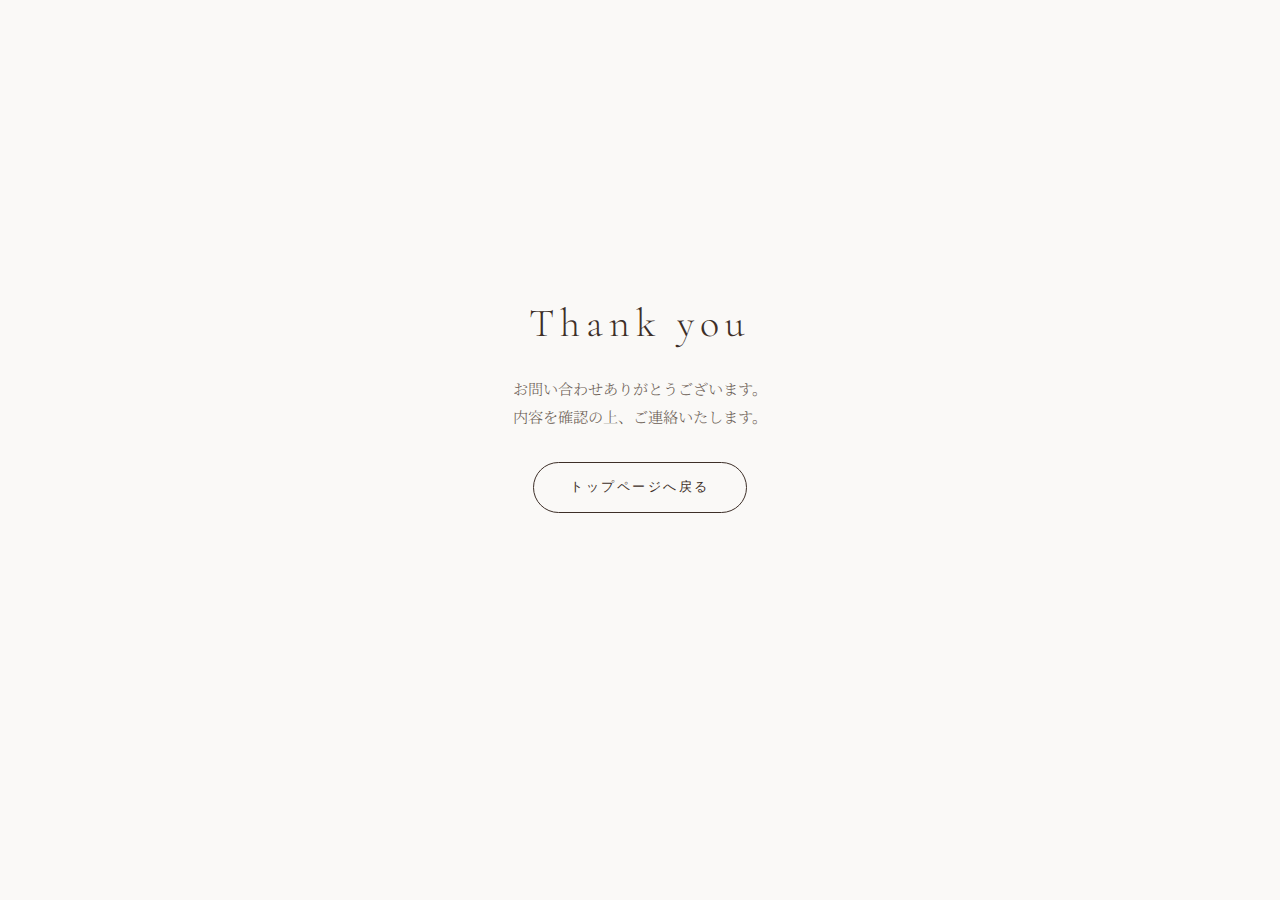
<file: contact-thanks.html>
<!DOCTYPE html>
<html lang="ja">
<head>
  <meta charset="UTF-8">
  <meta name="viewport" content="width=device-width, initial-scale=1.0">
  <title>送信完了 — conte.jpeg</title>
  <link rel="preconnect" href="https://fonts.googleapis.com">
  <link rel="preconnect" href="https://fonts.gstatic.com" crossorigin>
  <link href="https://fonts.googleapis.com/css2?family=Cormorant+Garamond:ital,wght@0,300;0,400;0,500;1,300;1,400&family=EB+Garamond:wght@400&family=Noto+Serif+JP:wght@200;300;400&display=swap" rel="stylesheet">
  <link rel="stylesheet" href="style.css">
  <link rel="stylesheet" href="contact.css">
</head>
<body>

  <section class="contact-page" style="min-height: 80vh; display: flex; flex-direction: column; align-items: center; justify-content: center;">
    <h1 class="contact-page-title">Thank you</h1>
    <p class="contact-page-lead" style="margin-bottom: 2rem;">お問い合わせありがとうございます。<br>内容を確認の上、ご連絡いたします。</p>
    <a href="index.html" class="btn btn--primary">トップページへ戻る</a>
  </section>

</body>
</html>
</file>
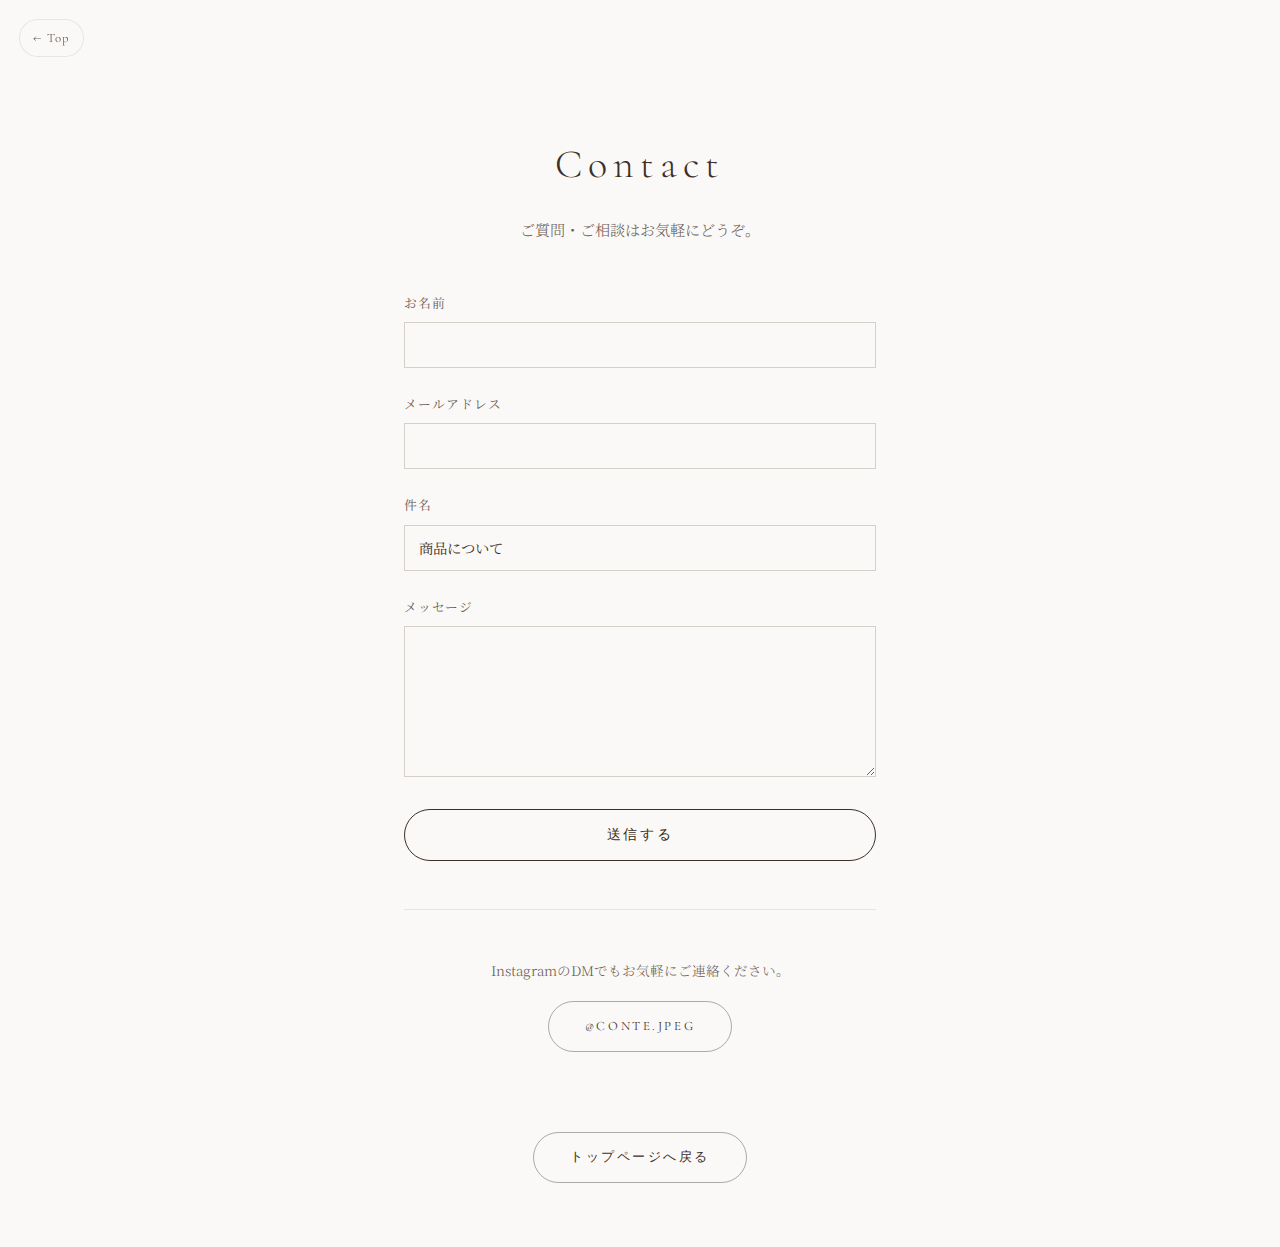
<file: contact.html>
<!DOCTYPE html>
<html lang="ja">
<head>
  <meta charset="UTF-8">
  <meta name="viewport" content="width=device-width, initial-scale=1.0">
  <title>お問い合わせ｜conte.jpeg オーダーメイドリング相談</title>
  <meta name="description" content="conte.jpegへのお問い合わせ。ハンドメイドレジンリングやオーダーメイドに関するご質問・ご相談はこちらから。">
  <link rel="canonical" href="https://desutianzhonghu-tech.github.io/conte-hp/contact.html">
  <!-- OGP -->
  <meta property="og:title" content="お問い合わせ｜conte.jpeg オーダーメイドリング相談">
  <meta property="og:description" content="conte.jpegへのお問い合わせ。ハンドメイドレジンリングやオーダーメイドに関するご質問・ご相談。">
  <meta property="og:type" content="website">
  <meta property="og:url" content="https://desutianzhonghu-tech.github.io/conte-hp/contact.html">
  <meta property="og:image" content="https://desutianzhonghu-tech.github.io/conte-hp/images/ogp.jpg">
  <meta property="og:site_name" content="conte.jpeg">
  <meta property="og:locale" content="ja_JP">
  <meta name="twitter:card" content="summary_large_image">
  <link rel="preconnect" href="https://fonts.googleapis.com">
  <link rel="preconnect" href="https://fonts.gstatic.com" crossorigin>
  <link href="https://fonts.googleapis.com/css2?family=Cormorant+Garamond:ital,wght@0,300;0,400;0,500;1,300;1,400&family=EB+Garamond:wght@400&family=Noto+Serif+JP:wght@200;300;400&display=swap" rel="stylesheet">
  <link rel="stylesheet" href="style.css">
  <link rel="stylesheet" href="contact.css">
  <script async src="https://www.googletagmanager.com/gtag/js?id=G-S5LB93BMVP"></script>
  <script>
    window.dataLayer = window.dataLayer || [];
    function gtag(){dataLayer.push(arguments);}
    gtag('js', new Date());
    gtag('config', 'G-S5LB93BMVP');
  </script>
</head>
<body>

  <a href="index.html" class="page-back">&larr; Top</a>

  <section class="contact-page">
    <h1 class="contact-page-title">Contact</h1>
    <p class="contact-page-lead">ご質問・ご相談はお気軽にどうぞ。</p>

    <form class="contact-form" id="contact-form">
      <div class="form-group">
        <label for="contact-name">お名前</label>
        <input type="text" id="contact-name" name="お名前" required>
      </div>
      <div class="form-group">
        <label for="contact-email">メールアドレス</label>
        <input type="email" id="contact-email" name="email" required>
      </div>
      <div class="form-group">
        <label for="contact-subject">件名</label>
        <select id="contact-subject" name="件名">
          <option value="商品について">商品について</option>
          <option value="購入について">購入について</option>
          <option value="その他">その他</option>
        </select>
      </div>
      <div class="form-group">
        <label for="contact-message">メッセージ</label>
        <textarea id="contact-message" name="メッセージ" rows="6" required></textarea>
      </div>
      <button type="submit" class="btn btn--primary btn--large">送信する</button>
    </form>
    <script>
      document.getElementById('contact-form').addEventListener('submit', function(e) {
        e.preventDefault();
        var form = this;
        var btn = form.querySelector('button[type="submit"]');
        btn.disabled = true;
        btn.textContent = '送信中…';

        var formData = new FormData(form);
        formData.append('_subject', 'conte.jpeg お問い合わせ');
        formData.append('_captcha', 'false');
        formData.append('_template', 'table');

        fetch('https://formsubmit.co/ajax/conte.jpeg@gmail.com', {
          method: 'POST',
          body: formData
        }).then(function(res) {
          return res.json();
        }).then(function(data) {
          btn.disabled = false;
          btn.textContent = '送信する';
          if (data.success) {
            form.reset();
            alert('送信しました。ありがとうございます。');
          } else {
            alert('送信に失敗しました。もう一度お試しください。');
          }
        }).catch(function() {
          btn.disabled = false;
          btn.textContent = '送信する';
          alert('送信に失敗しました。もう一度お試しください。');
        });
      });
    </script>

    <div class="contact-alt">
      <p>InstagramのDMでもお気軽にご連絡ください。</p>
      <a href="https://www.instagram.com/conte.jpeg/" class="btn btn--outline" target="_blank" rel="noopener">@conte.jpeg</a>
    </div>
  </section>

  <footer class="contact-footer">
    <a href="index.html" class="btn btn--outline">トップページへ戻る</a>
  </footer>

</body>
</html>
</file>
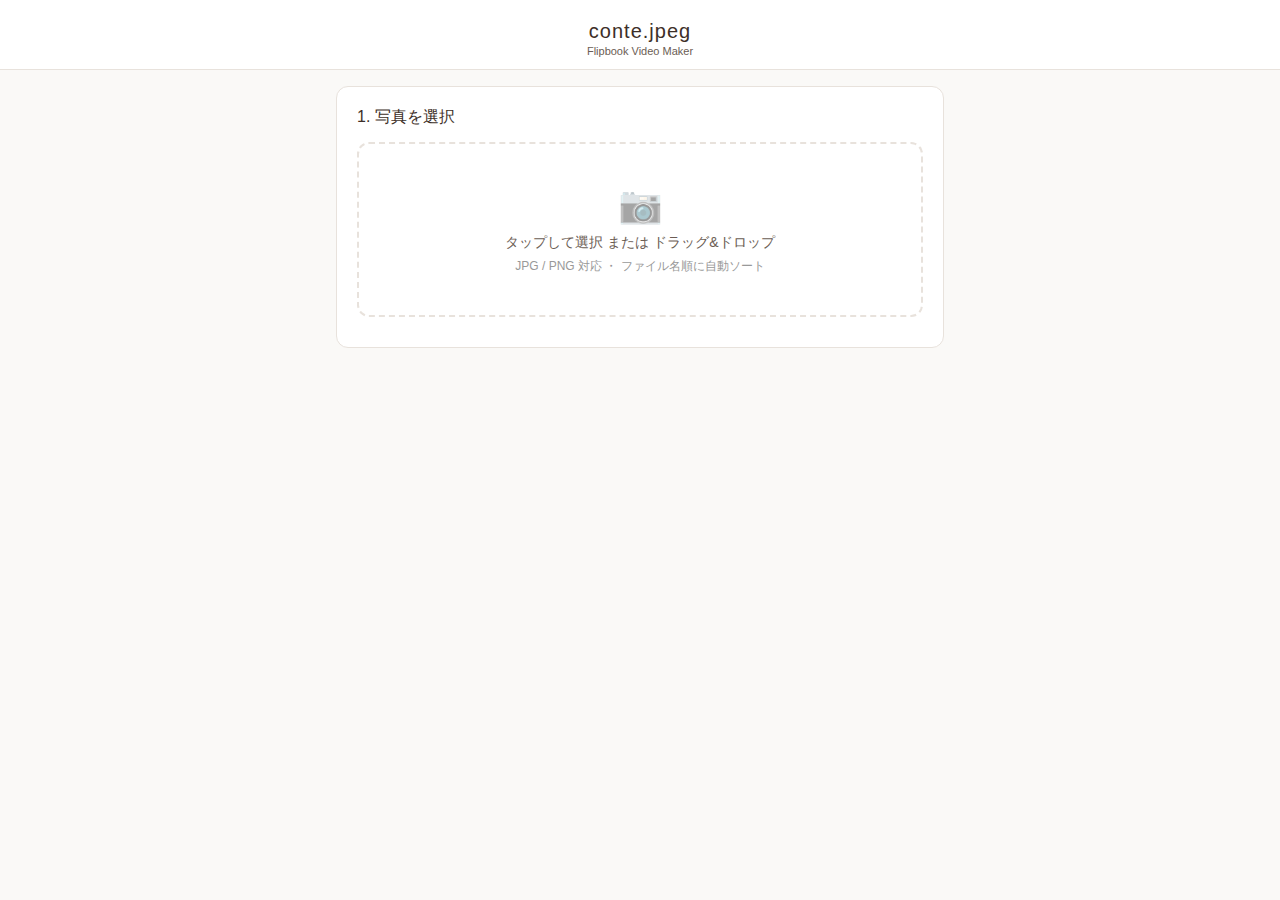
<file: flipbook.html>
<!DOCTYPE html>
<html lang="ja">
<head>
<meta charset="UTF-8">
<meta name="viewport" content="width=device-width, initial-scale=1.0, maximum-scale=1.0, user-scalable=no">
<title>Flipbook - conte.jpeg</title>
<style>
*{margin:0;padding:0;box-sizing:border-box}
body{font-family:"Helvetica Neue",Arial,"Hiragino Kaku Gothic ProN",sans-serif;background:#faf9f7;color:#3d2f28;min-height:100vh;-webkit-tap-highlight-color:transparent}
.header{text-align:center;padding:20px 16px 12px;border-bottom:1px solid #e8e2dc;background:#fff}
.header h1{font-size:20px;font-weight:300;color:#3d2f28;letter-spacing:1px}
.header .sub{font-size:11px;color:#6b5d54;margin-top:2px;font-weight:300}
.main{max-width:640px;margin:0 auto;padding:16px}
.card{background:#fff;border:1px solid #e8e2dc;border-radius:12px;padding:20px;margin-bottom:16px}
h2{font-size:16px;font-weight:500;margin-bottom:14px;color:#3d2f28}
label{display:block;font-size:13px;font-weight:500;color:#6b5d54;margin-bottom:6px}
.btn{display:inline-flex;align-items:center;justify-content:center;gap:6px;padding:12px 24px;border:none;border-radius:8px;font-size:14px;font-weight:500;cursor:pointer;transition:background .2s,transform .1s;min-height:44px}
.btn:active{transform:scale(.98)}
.btn-primary{background:#3d2f28;color:#fff}
.btn-primary:hover{background:#5a4a42}
.btn-secondary{background:#f0ebe5;color:#3d2f28}
.btn-secondary:hover{background:#e8e2dc}
.btn:disabled{opacity:.5;cursor:not-allowed}

/* Drop zone */
.flipbook-drop{border:2px dashed #e8e2dc;border-radius:12px;padding:40px 20px;text-align:center;cursor:pointer;color:#6b5d54;font-size:14px;transition:border-color .2s}
.flipbook-drop:hover,.flipbook-drop.dragover{border-color:#6b5d54}
.flipbook-drop .icon{font-size:36px;opacity:.4;margin-bottom:8px}
.flipbook-drop .hint{margin-top:6px;font-size:12px;color:#999}

/* Preview thumbs */
.preview-list{display:flex;gap:4px;flex-wrap:wrap;margin-top:12px}
.flip-thumb{position:relative;width:56px;height:56px;overflow:hidden;border-radius:4px;background:#f0ebe5;cursor:grab;flex-shrink:0}
.flip-thumb img{width:100%;height:100%;object-fit:cover;pointer-events:none}
.flip-thumb .num{position:absolute;bottom:1px;right:3px;font-size:9px;color:#fff;text-shadow:0 1px 2px rgba(0,0,0,.6)}
.flip-thumb.dragging{opacity:.4}
.flip-thumb.drag-over{outline:2px solid #3d2f28}
.file-count{font-size:13px;color:#6b5d54;margin-top:10px}
.sort-hint{font-size:11px;color:#999;margin-top:6px}

/* Tabs */
.edit-tabs{display:flex;gap:0;margin-bottom:16px;border-bottom:1px solid #e8e2dc;overflow-x:auto;-webkit-overflow-scrolling:touch}
.edit-tab{padding:10px 14px;border:none;background:none;font-size:13px;font-weight:500;color:#6b5d54;cursor:pointer;border-bottom:2px solid transparent;margin-bottom:-1px;white-space:nowrap;min-height:44px;transition:color .2s,border-color .2s}
.edit-tab:hover{color:#3d2f28}
.edit-tab.active{color:#3d2f28;border-bottom-color:#3d2f28}
.edit-panel{display:none;padding-top:4px}
.edit-panel.active{display:block}

/* Speed buttons */
.speed-options{display:flex;gap:8px;flex-wrap:wrap}
.speed-btn{display:flex;flex-direction:column;align-items:center;gap:2px;padding:12px 14px;border:2px solid #e8e2dc;border-radius:10px;background:#fff;font-size:14px;font-weight:500;color:#3d2f28;cursor:pointer;min-height:44px;transition:border-color .2s,background .2s}
.speed-btn span{font-size:11px;font-weight:400;color:#999}
.speed-btn:hover{border-color:#6b5d54}
.speed-btn.active{border-color:#3d2f28;background:#3d2f28;color:#fff}
.speed-btn.active span{color:#d4c5b0}

/* Option grids */
.opt-grid{display:flex;gap:8px;flex-wrap:wrap}
.opt-btn{display:flex;flex-direction:column;align-items:center;gap:6px;padding:10px;border:2px solid #e8e2dc;border-radius:10px;background:#fff;cursor:pointer;font-size:12px;color:#6b5d54;min-width:72px;min-height:44px;transition:border-color .2s}
.opt-btn:hover{border-color:#6b5d54}
.opt-btn.active{border-color:#3d2f28;color:#3d2f28;font-weight:500}
.opt-swatch{width:44px;height:44px;border-radius:8px}
.opt-icon{width:44px;height:44px;display:flex;align-items:center;justify-content:center;font-size:14px;background:#f0ebe5;border-radius:8px;color:#3d2f28}

/* Frame preview boxes */
.frame-box{width:44px;height:44px;border-radius:4px;display:flex;align-items:center;justify-content:center}
.frame-inner{width:70%;height:70%;background:linear-gradient(135deg,#e8d5b7,#c0a882);border-radius:2px}

/* BG color */
.bg-row{display:flex;gap:8px;margin-top:12px}
.bg-dot{width:32px;height:32px;border-radius:50%;border:2px solid #e8e2dc;cursor:pointer;transition:border-color .2s,transform .1s;min-width:32px}
.bg-dot:hover{transform:scale(1.1)}
.bg-dot.active{border-color:#3d2f28;box-shadow:0 0 0 2px #fff,0 0 0 4px #3d2f28}

/* Border width */
.range-group{margin-top:14px}
.range-group input[type=range]{width:100%;accent-color:#3d2f28}

/* Size preview */
.size-icon{width:44px;height:44px;display:flex;align-items:center;justify-content:center;font-size:11px;font-weight:600;background:#f0ebe5;border-radius:4px;border:1px solid #e8e2dc;color:#3d2f28}
.detected-size{font-size:12px;color:#7a9e7e;margin-top:10px}

/* Generate */
.gen-row{display:flex;align-items:center;gap:16px;flex-wrap:wrap}
.spinner{display:inline-block;width:18px;height:18px;border:2px solid #e8e2dc;border-top-color:#3d2f28;border-radius:50%;animation:spin .6s linear infinite}
@keyframes spin{to{transform:rotate(360deg)}}
.loading{display:none;align-items:center;gap:10px;color:#6b5d54;font-size:13px}
.loading.show{display:flex}

/* Progress */
.progress-bar{width:100%;height:6px;background:#e8e2dc;border-radius:3px;margin-top:10px;overflow:hidden;display:none}
.progress-bar.show{display:block}
.progress-fill{height:100%;background:#3d2f28;border-radius:3px;transition:width .2s}

/* Result */
.result{display:none}
.result.show{display:block}
.result video{width:100%;max-height:500px;border-radius:8px;background:#000}
.result-actions{margin-top:12px;display:flex;gap:8px;flex-wrap:wrap}
.result-actions a{text-decoration:none}
.save-note{font-size:12px;color:#999;margin-top:8px}

/* Responsive */
@media(max-width:480px){
  .main{padding:12px}
  .card{padding:16px}
  .speed-btn{padding:10px 12px;font-size:13px}
  .opt-btn{min-width:64px;padding:8px}
  .flip-thumb{width:48px;height:48px}
}
</style>
</head>
<body>

<div class="header">
  <h1>conte.jpeg</h1>
  <div class="sub">Flipbook Video Maker</div>
</div>

<div class="main">

<!-- Step 1: Upload -->
<div class="card" id="stepUpload">
  <h2>1. 写真を選択</h2>
  <div class="flipbook-drop" id="dropArea">
    <div class="icon">&#128247;</div>
    <div>タップして選択 または ドラッグ&ドロップ</div>
    <div class="hint">JPG / PNG 対応 ・ ファイル名順に自動ソート</div>
    <input type="file" id="fileInput" multiple accept="image/*" style="display:none">
  </div>
  <div class="file-count" id="fileCount"></div>
  <div id="previewArea"></div>
</div>

<!-- Step 2: Edit -->
<div class="card" id="stepEdit" style="display:none">
  <h2>2. 編集</h2>

  <div class="edit-tabs">
    <button class="edit-tab active" data-tab="speed">速度</button>
    <button class="edit-tab" data-tab="filter">フィルター</button>
    <button class="edit-tab" data-tab="frame">フレーム</button>
    <button class="edit-tab" data-tab="transition">トランジション</button>
    <button class="edit-tab" data-tab="size">サイズ</button>
  </div>

  <!-- Speed -->
  <div class="edit-panel active" id="panel-speed">
    <label>表示速度</label>
    <div class="speed-options">
      <button class="speed-btn" data-fps="30">0.03秒<span>超高速</span></button>
      <button class="speed-btn" data-fps="20">0.05秒<span>高速</span></button>
      <button class="speed-btn active" data-fps="12">0.08秒<span>パラパラ</span></button>
      <button class="speed-btn" data-fps="10">0.1秒<span>標準</span></button>
      <button class="speed-btn" data-fps="5">0.2秒<span>ゆっくり</span></button>
      <button class="speed-btn" data-fps="3">0.33秒<span>スロー</span></button>
    </div>
  </div>

  <!-- Filter -->
  <div class="edit-panel" id="panel-filter">
    <label>カラーフィルター</label>
    <div class="opt-grid">
      <button class="opt-btn active" data-filter="none"><div class="opt-swatch" style="background:linear-gradient(135deg,#e8d5b7,#c0a882)"></div><span>なし</span></button>
      <button class="opt-btn" data-filter="conte"><div class="opt-swatch" style="background:linear-gradient(135deg,#c9a96e,#8b6f4e)"></div><span>conte</span></button>
      <button class="opt-btn" data-filter="warm"><div class="opt-swatch" style="background:linear-gradient(135deg,#e8a87c,#d4856a)"></div><span>Warm</span></button>
      <button class="opt-btn" data-filter="cool"><div class="opt-swatch" style="background:linear-gradient(135deg,#7eb8c9,#5a8fa0)"></div><span>Cool</span></button>
      <button class="opt-btn" data-filter="bw"><div class="opt-swatch" style="background:linear-gradient(135deg,#aaa,#555)"></div><span>B&W</span></button>
      <button class="opt-btn" data-filter="vintage"><div class="opt-swatch" style="background:linear-gradient(135deg,#c9b896,#a08b6e)"></div><span>Vintage</span></button>
      <button class="opt-btn" data-filter="high_contrast"><div class="opt-swatch" style="background:linear-gradient(135deg,#f0f0f0,#1a1a1a)"></div><span>Hi-Con</span></button>
      <button class="opt-btn" data-filter="soft"><div class="opt-swatch" style="background:linear-gradient(135deg,#f0e6d8,#ddd0c0)"></div><span>Soft</span></button>
    </div>
  </div>

  <!-- Frame -->
  <div class="edit-panel" id="panel-frame">
    <label>フレーム・ボーダー</label>
    <div class="opt-grid">
      <button class="opt-btn active" data-border="none"><div class="frame-box"><div class="frame-inner"></div></div><span>なし</span></button>
      <button class="opt-btn" data-border="white"><div class="frame-box" style="background:#fff;padding:5px"><div class="frame-inner"></div></div><span>白枠</span></button>
      <button class="opt-btn" data-border="black"><div class="frame-box" style="background:#1a1a1a;padding:5px"><div class="frame-inner"></div></div><span>黒枠</span></button>
      <button class="opt-btn" data-border="blur"><div class="frame-box" style="background:linear-gradient(135deg,#d4c5b0,#c0a882);padding:5px;filter:blur(1px)"><div class="frame-inner" style="filter:blur(0)"></div></div><span>ぼかし背景</span></button>
    </div>
    <div class="range-group" id="borderWidthGroup" style="display:none">
      <label>枠の太さ: <span id="borderWidthValue">5</span>%</label>
      <input type="range" id="borderWidth" min="2" max="15" value="5">
    </div>
    <div style="margin-top:12px">
      <label>背景色（フレームなし時）</label>
      <div class="bg-row">
        <button class="bg-dot active" data-bg="#000000" style="background:#000"></button>
        <button class="bg-dot" data-bg="#FFFFFF" style="background:#fff"></button>
        <button class="bg-dot" data-bg="#3d2f28" style="background:#3d2f28"></button>
        <button class="bg-dot" data-bg="#faf9f7" style="background:#faf9f7"></button>
      </div>
    </div>
  </div>

  <!-- Transition -->
  <div class="edit-panel" id="panel-transition">
    <label>トランジション</label>
    <div class="opt-grid">
      <button class="opt-btn active" data-transition="none"><div class="opt-icon">A|B</div><span>なし</span></button>
      <button class="opt-btn" data-transition="fade"><div class="opt-icon">A~B</div><span>フェード</span></button>
      <button class="opt-btn" data-transition="flash"><div class="opt-icon">A&#9889;B</div><span>フラッシュ</span></button>
    </div>
    <p style="font-size:12px;color:#999;margin-top:10px">※ トランジション使用時は生成に時間がかかります</p>
  </div>

  <!-- Size -->
  <div class="edit-panel" id="panel-size">
    <label>動画サイズ</label>
    <div class="opt-grid">
      <button class="opt-btn active" data-size="auto"><div class="size-icon">AUTO</div><span>自動検出</span></button>
      <button class="opt-btn" data-size="1080x1920"><div class="size-icon" style="width:28px;height:44px"></div><span>9:16</span></button>
      <button class="opt-btn" data-size="1080x1080"><div class="size-icon" style="width:38px;height:38px"></div><span>1:1</span></button>
      <button class="opt-btn" data-size="1920x1080"><div class="size-icon" style="width:44px;height:28px"></div><span>16:9</span></button>
    </div>
    <div class="detected-size" id="detectedSize"></div>
  </div>
</div>

<!-- Step 3: Generate -->
<div class="card" id="stepGenerate" style="display:none">
  <div class="gen-row">
    <button class="btn btn-primary" id="btnGenerate">動画を生成する</button>
    <div class="loading" id="loadingOverlay">
      <div class="spinner"></div>
      <span id="loadingText">動画を生成中...</span>
    </div>
  </div>
  <div class="progress-bar" id="progressBar"><div class="progress-fill" id="progressFill"></div></div>
</div>

<!-- Result -->
<div class="card result" id="resultCard">
  <h2>完成</h2>
  <video id="resultVideo" controls loop playsinline></video>
  <div class="result-actions">
    <a id="downloadLink" class="btn btn-primary" download="flipbook.mp4">ダウンロード</a>
    <button class="btn btn-primary" id="btnShare" style="display:none">共有・保存</button>
    <button class="btn btn-secondary" id="btnRetry">設定を変えてもう一度</button>
  </div>
  <div class="save-note" id="saveNote" style="display:none"></div>
</div>

</div>

<script>
(function(){
  // --- Elements ---
  var dropArea = document.getElementById('dropArea');
  var fileInput = document.getElementById('fileInput');
  var fileCount = document.getElementById('fileCount');
  var previewArea = document.getElementById('previewArea');
  var stepEdit = document.getElementById('stepEdit');
  var stepGenerate = document.getElementById('stepGenerate');
  var btnGenerate = document.getElementById('btnGenerate');
  var loadingOverlay = document.getElementById('loadingOverlay');
  var loadingText = document.getElementById('loadingText');
  var progressBar = document.getElementById('progressBar');
  var progressFill = document.getElementById('progressFill');
  var resultCard = document.getElementById('resultCard');
  var resultVideo = document.getElementById('resultVideo');
  var downloadLink = document.getElementById('downloadLink');
  var btnShare = document.getElementById('btnShare');
  var saveNote = document.getElementById('saveNote');
  var btnRetry = document.getElementById('btnRetry');
  var lastBlob = null;
  var lastMimeType = '';
  var detectedSize = document.getElementById('detectedSize');
  var borderWidthInput = document.getElementById('borderWidth');
  var borderWidthValue = document.getElementById('borderWidthValue');
  var borderWidthGroup = document.getElementById('borderWidthGroup');

  var selectedFiles = [];
  var settings = {
    fps: 12,
    filter: 'none',
    border: 'none',
    borderWidth: 5,
    bgColor: '#000000',
    transition: 'none',
    sizeMode: 'auto',
    width: 1080,
    height: 1920
  };

  // --- File Selection ---
  dropArea.addEventListener('click', function(){ fileInput.click(); });
  dropArea.addEventListener('dragover', function(e){
    e.preventDefault();
    dropArea.classList.add('dragover');
  });
  dropArea.addEventListener('dragleave', function(){
    dropArea.classList.remove('dragover');
  });
  dropArea.addEventListener('drop', function(e){
    e.preventDefault();
    dropArea.classList.remove('dragover');
    handleFiles(e.dataTransfer.files);
  });
  fileInput.addEventListener('change', function(){ handleFiles(fileInput.files); });

  function handleFiles(files){
    var arr = Array.from(files).filter(function(f){ return f.type.startsWith('image/'); });
    if(arr.length === 0) return;
    selectedFiles = arr.sort(function(a,b){ return a.name.localeCompare(b.name, undefined, {numeric:true}); });
    fileCount.textContent = selectedFiles.length + ' 枚の写真を選択中';
    stepEdit.style.display = 'block';
    stepGenerate.style.display = 'block';
    renderPreview();
    detectAspectRatio();
  }

  function renderPreview(){
    if(!selectedFiles.length){ previewArea.innerHTML=''; return; }
    var max = Math.min(selectedFiles.length, 60);
    var html = '<div class="preview-list" id="sortableList">';
    for(var i=0;i<max;i++){
      html += '<div class="flip-thumb" draggable="true" data-index="'+i+'">';
      html += '<img data-index="'+i+'">';
      html += '<div class="num">'+(i+1)+'</div></div>';
    }
    if(selectedFiles.length > max){
      html += '<div style="display:flex;align-items:center;justify-content:center;width:56px;height:56px;background:#f0ebe5;border-radius:4px;font-size:12px;color:#6b5d54">+'+(selectedFiles.length-max)+'</div>';
    }
    html += '</div><div class="sort-hint">ドラッグで並び替え可能</div>';
    previewArea.innerHTML = html;

    previewArea.querySelectorAll('img[data-index]').forEach(function(img){
      var idx = parseInt(img.getAttribute('data-index'));
      var reader = new FileReader();
      reader.onload = function(e){ img.src = e.target.result; };
      reader.readAsDataURL(selectedFiles[idx]);
    });
    initSortable();
  }

  function initSortable(){
    var list = document.getElementById('sortableList');
    if(!list) return;
    var dragSrc = null;
    list.querySelectorAll('.flip-thumb').forEach(function(item){
      item.addEventListener('dragstart', function(e){
        dragSrc = this;
        this.classList.add('dragging');
        e.dataTransfer.effectAllowed = 'move';
      });
      item.addEventListener('dragend', function(){
        this.classList.remove('dragging');
        list.querySelectorAll('.flip-thumb').forEach(function(el){ el.classList.remove('drag-over'); });
      });
      item.addEventListener('dragover', function(e){
        e.preventDefault();
        e.dataTransfer.dropEffect = 'move';
        this.classList.add('drag-over');
      });
      item.addEventListener('dragleave', function(){ this.classList.remove('drag-over'); });
      item.addEventListener('drop', function(e){
        e.preventDefault();
        this.classList.remove('drag-over');
        if(dragSrc === this) return;
        var fromIdx = parseInt(dragSrc.getAttribute('data-index'));
        var toIdx = parseInt(this.getAttribute('data-index'));
        var moved = selectedFiles.splice(fromIdx, 1)[0];
        selectedFiles.splice(toIdx, 0, moved);
        renderPreview();
      });

      // Touch support for mobile drag
      var touchStartY, touchStartX, touchClone;
      item.addEventListener('touchstart', function(e){
        dragSrc = this;
        var touch = e.touches[0];
        touchStartX = touch.clientX;
        touchStartY = touch.clientY;
      }, {passive:true});
      item.addEventListener('touchmove', function(e){
        e.preventDefault();
      }, {passive:false});
      item.addEventListener('touchend', function(e){
        if(!dragSrc) return;
        var touch = e.changedTouches[0];
        var el = document.elementFromPoint(touch.clientX, touch.clientY);
        if(el){
          var target = el.closest('.flip-thumb');
          if(target && target !== dragSrc){
            var fromIdx = parseInt(dragSrc.getAttribute('data-index'));
            var toIdx = parseInt(target.getAttribute('data-index'));
            var moved = selectedFiles.splice(fromIdx, 1)[0];
            selectedFiles.splice(toIdx, 0, moved);
            renderPreview();
          }
        }
        dragSrc = null;
      });
    });
  }

  function detectAspectRatio(){
    if(!selectedFiles.length) return;
    var img = new Image();
    var url = URL.createObjectURL(selectedFiles[0]);
    img.onload = function(){
      URL.revokeObjectURL(url);
      settings.width = img.naturalWidth;
      settings.height = img.naturalHeight;
      detectedSize.textContent = '検出: ' + img.naturalWidth + ' × ' + img.naturalHeight + 'px';
    };
    img.src = url;
  }

  // --- Tabs ---
  document.querySelectorAll('.edit-tab').forEach(function(tab){
    tab.addEventListener('click', function(){
      document.querySelectorAll('.edit-tab').forEach(function(t){ t.classList.remove('active'); });
      document.querySelectorAll('.edit-panel').forEach(function(p){ p.classList.remove('active'); });
      tab.classList.add('active');
      document.getElementById('panel-'+tab.dataset.tab).classList.add('active');
    });
  });

  // --- Speed ---
  document.querySelectorAll('.speed-btn').forEach(function(btn){
    btn.addEventListener('click', function(){
      document.querySelectorAll('.speed-btn').forEach(function(b){ b.classList.remove('active'); });
      btn.classList.add('active');
      settings.fps = parseInt(btn.dataset.fps);
    });
  });

  // --- Filter ---
  document.querySelectorAll('[data-filter]').forEach(function(btn){
    btn.addEventListener('click', function(){
      document.querySelectorAll('[data-filter]').forEach(function(b){ b.classList.remove('active'); });
      btn.classList.add('active');
      settings.filter = btn.dataset.filter;
    });
  });

  // --- Frame ---
  document.querySelectorAll('[data-border]').forEach(function(btn){
    btn.addEventListener('click', function(){
      document.querySelectorAll('[data-border]').forEach(function(b){ b.classList.remove('active'); });
      btn.classList.add('active');
      settings.border = btn.dataset.border;
      borderWidthGroup.style.display = (btn.dataset.border !== 'none') ? 'block' : 'none';
    });
  });
  borderWidthInput.addEventListener('input', function(){
    settings.borderWidth = parseInt(this.value);
    borderWidthValue.textContent = this.value;
  });
  document.querySelectorAll('.bg-dot').forEach(function(btn){
    btn.addEventListener('click', function(){
      document.querySelectorAll('.bg-dot').forEach(function(b){ b.classList.remove('active'); });
      btn.classList.add('active');
      settings.bgColor = btn.dataset.bg;
    });
  });

  // --- Transition ---
  document.querySelectorAll('[data-transition]').forEach(function(btn){
    btn.addEventListener('click', function(){
      document.querySelectorAll('[data-transition]').forEach(function(b){ b.classList.remove('active'); });
      btn.classList.add('active');
      settings.transition = btn.dataset.transition;
    });
  });

  // --- Size ---
  document.querySelectorAll('[data-size]').forEach(function(btn){
    btn.addEventListener('click', function(){
      document.querySelectorAll('[data-size]').forEach(function(b){ b.classList.remove('active'); });
      btn.classList.add('active');
      settings.sizeMode = btn.dataset.size;
      if(btn.dataset.size !== 'auto'){
        var parts = btn.dataset.size.split('x');
        settings.width = parseInt(parts[0]);
        settings.height = parseInt(parts[1]);
      } else {
        detectAspectRatio();
      }
    });
  });

  // --- Canvas Filter Functions ---
  function applyFilter(ctx, w, h, filterName){
    if(filterName === 'none') return;
    if(filterName === 'soft'){
      // Use CSS filter approach via temporary canvas
      var tmpCanvas = document.createElement('canvas');
      tmpCanvas.width = w; tmpCanvas.height = h;
      var tmpCtx = tmpCanvas.getContext('2d');
      tmpCtx.filter = 'blur(0.5px) brightness(1.05) contrast(0.9)';
      tmpCtx.drawImage(ctx.canvas, 0, 0);
      ctx.drawImage(tmpCanvas, 0, 0);
      return;
    }
    if(filterName === 'high_contrast'){
      var tmpCanvas = document.createElement('canvas');
      tmpCanvas.width = w; tmpCanvas.height = h;
      var tmpCtx = tmpCanvas.getContext('2d');
      tmpCtx.filter = 'contrast(1.5) saturate(1.2)';
      tmpCtx.drawImage(ctx.canvas, 0, 0);
      ctx.drawImage(tmpCanvas, 0, 0);
      return;
    }

    var imageData = ctx.getImageData(0, 0, w, h);
    var d = imageData.data;
    var i, r, g, b, gray;

    if(filterName === 'warm'){
      for(i=0;i<d.length;i+=4){
        d[i]   = Math.min(255, d[i]*1.1 + 10);    // R up
        d[i+2] = Math.min(255, d[i+2]*0.9);        // B down
      }
    } else if(filterName === 'cool'){
      for(i=0;i<d.length;i+=4){
        d[i]   = Math.min(255, d[i]*0.9);           // R down
        d[i+2] = Math.min(255, d[i+2]*1.1 + 10);   // B up
      }
    } else if(filterName === 'bw'){
      for(i=0;i<d.length;i+=4){
        gray = d[i]*0.299 + d[i+1]*0.587 + d[i+2]*0.114;
        d[i] = d[i+1] = d[i+2] = gray;
      }
    } else if(filterName === 'vintage'){
      for(i=0;i<d.length;i+=4){
        d[i]   = Math.min(255, d[i]*1.05 + 15);
        d[i+1] = Math.min(255, d[i+1]*0.95 + 5);
        d[i+2] = Math.min(255, d[i+2]*0.85);
      }
      // Apply contrast reduction
      ctx.putImageData(imageData, 0, 0);
      var tmpCanvas = document.createElement('canvas');
      tmpCanvas.width = w; tmpCanvas.height = h;
      var tmpCtx = tmpCanvas.getContext('2d');
      tmpCtx.filter = 'contrast(0.85)';
      tmpCtx.drawImage(ctx.canvas, 0, 0);
      ctx.drawImage(tmpCanvas, 0, 0);
      return;
    } else if(filterName === 'conte'){
      for(i=0;i<d.length;i+=4){
        d[i]   = Math.min(255, d[i]*1.08 + 8);
        d[i+1] = Math.min(255, d[i+1]*0.98);
        d[i+2] = Math.min(255, d[i+2]*0.88);
      }
      ctx.putImageData(imageData, 0, 0);
      var tmpCanvas = document.createElement('canvas');
      tmpCanvas.width = w; tmpCanvas.height = h;
      var tmpCtx = tmpCanvas.getContext('2d');
      tmpCtx.filter = 'contrast(1.1)';
      tmpCtx.drawImage(ctx.canvas, 0, 0);
      ctx.drawImage(tmpCanvas, 0, 0);
      return;
    }
    ctx.putImageData(imageData, 0, 0);
  }

  // --- Process Image to Canvas ---
  function processImage(img, width, height){
    var canvas = document.createElement('canvas');
    canvas.width = width;
    canvas.height = height;
    var ctx = canvas.getContext('2d');

    var borderStyle = settings.border;
    var borderWidthPct = settings.borderWidth;
    var bgHex = settings.bgColor;

    // Parse bg color
    var bgR = parseInt(bgHex.substr(1,2),16);
    var bgG = parseInt(bgHex.substr(3,2),16);
    var bgB = parseInt(bgHex.substr(5,2),16);

    var bw = 0, innerW = width, innerH = height;
    if(borderStyle !== 'none'){
      bw = Math.floor(Math.min(width, height) * borderWidthPct / 100);
      innerW = width - bw*2;
      innerH = height - bw*2;
    }

    // Fit image maintaining aspect ratio
    var imgW = img.naturalWidth || img.width;
    var imgH = img.naturalHeight || img.height;
    var scale = Math.min(innerW / imgW, innerH / imgH);
    var newW = Math.floor(imgW * scale);
    var newH = Math.floor(imgH * scale);

    if(borderStyle === 'blur'){
      // Draw blurred background: stretch image to fill, then blur
      // Step 1: draw stretched image
      var bgCanvas = document.createElement('canvas');
      bgCanvas.width = width; bgCanvas.height = height;
      var bgCtx = bgCanvas.getContext('2d');
      // Draw image stretched to fill
      var fillScale = Math.max(width/imgW, height/imgH);
      var fw = Math.floor(imgW*fillScale);
      var fh = Math.floor(imgH*fillScale);
      var fx = Math.floor((width-fw)/2);
      var fy = Math.floor((height-fh)/2);
      bgCtx.drawImage(img, fx, fy, fw, fh);

      // Approximate blur: downscale then upscale
      var smallW = Math.max(1, Math.floor(width/20));
      var smallH = Math.max(1, Math.floor(height/20));
      var smallCanvas = document.createElement('canvas');
      smallCanvas.width = smallW; smallCanvas.height = smallH;
      var smallCtx = smallCanvas.getContext('2d');
      smallCtx.drawImage(bgCanvas, 0, 0, smallW, smallH);

      ctx.imageSmoothingEnabled = true;
      ctx.imageSmoothingQuality = 'high';
      ctx.drawImage(smallCanvas, 0, 0, width, height);

      // Draw sharp image centered
      var ox = Math.floor((width - newW)/2);
      var oy = Math.floor((height - newH)/2);

      // First apply filter to a temp canvas with the image
      var tmpCanvas = document.createElement('canvas');
      tmpCanvas.width = newW; tmpCanvas.height = newH;
      var tmpCtx = tmpCanvas.getContext('2d');
      tmpCtx.drawImage(img, 0, 0, newW, newH);
      applyFilter(tmpCtx, newW, newH, settings.filter);

      ctx.drawImage(tmpCanvas, ox, oy);
    } else if(borderStyle === 'white' || borderStyle === 'black'){
      var borderColor = borderStyle === 'white' ? '#ffffff' : '#000000';
      // Fill border
      ctx.fillStyle = borderColor;
      ctx.fillRect(0, 0, width, height);
      // Fill inner bg
      ctx.fillStyle = bgHex;
      ctx.fillRect(bw, bw, innerW, innerH);
      // Draw image centered in inner area
      var ox = bw + Math.floor((innerW - newW)/2);
      var oy = bw + Math.floor((innerH - newH)/2);

      var tmpCanvas = document.createElement('canvas');
      tmpCanvas.width = newW; tmpCanvas.height = newH;
      var tmpCtx = tmpCanvas.getContext('2d');
      tmpCtx.drawImage(img, 0, 0, newW, newH);
      applyFilter(tmpCtx, newW, newH, settings.filter);

      ctx.drawImage(tmpCanvas, ox, oy);
    } else {
      // No border
      ctx.fillStyle = bgHex;
      ctx.fillRect(0, 0, width, height);
      var ox = Math.floor((width - newW)/2);
      var oy = Math.floor((height - newH)/2);

      ctx.drawImage(img, ox, oy, newW, newH);
      // Apply filter to the drawn area
      // We need to apply to the whole canvas so the bg stays clean
      // Approach: draw to tmp, filter, paste back
      if(settings.filter !== 'none'){
        var tmpCanvas = document.createElement('canvas');
        tmpCanvas.width = newW; tmpCanvas.height = newH;
        var tmpCtx = tmpCanvas.getContext('2d');
        tmpCtx.drawImage(img, 0, 0, newW, newH);
        applyFilter(tmpCtx, newW, newH, settings.filter);
        // Re-draw bg + filtered image
        ctx.fillStyle = bgHex;
        ctx.fillRect(0, 0, width, height);
        ctx.drawImage(tmpCanvas, ox, oy);
      }
    }

    return canvas;
  }

  // --- Load all images as HTMLImageElement ---
  function loadImages(files){
    return Promise.all(files.map(function(file){
      return new Promise(function(resolve, reject){
        var img = new Image();
        var url = URL.createObjectURL(file);
        img.onload = function(){
          URL.revokeObjectURL(url);
          resolve(img);
        };
        img.onerror = function(){
          URL.revokeObjectURL(url);
          reject(new Error('画像の読み込みに失敗: ' + file.name));
        };
        img.src = url;
      });
    }));
  }

  // --- Generate Video ---
  btnGenerate.addEventListener('click', async function(){
    if(!selectedFiles.length) return;

    btnGenerate.disabled = true;
    loadingOverlay.classList.add('show');
    progressBar.classList.add('show');
    progressFill.style.width = '0%';
    resultCard.classList.remove('show');

    try {
      loadingText.textContent = '画像を読み込み中...';
      var images = await loadImages(selectedFiles);

      // Determine dimensions
      var width = settings.width;
      var height = settings.height;
      if(settings.sizeMode === 'auto'){
        var firstW = images[0].naturalWidth;
        var firstH = images[0].naturalHeight;
        var maxDim = 1920;
        if(Math.max(firstW, firstH) > maxDim){
          var s = maxDim / Math.max(firstW, firstH);
          width = Math.floor(firstW * s);
          height = Math.floor(firstH * s);
        } else {
          width = firstW;
          height = firstH;
        }
        // Even dimensions
        width += width % 2;
        height += height % 2;
      }

      loadingText.textContent = '画像を処理中...';

      // Process all images
      var processed = [];
      for(var i=0;i<images.length;i++){
        processed.push(processImage(images[i], width, height));
        progressFill.style.width = Math.floor((i+1)/images.length*30) + '%';
      }

      loadingText.textContent = '動画を生成中...';

      // --- Record video using MediaRecorder ---
      var recordCanvas = document.createElement('canvas');
      recordCanvas.width = width;
      recordCanvas.height = height;
      var recordCtx = recordCanvas.getContext('2d');

      // Build frame sequence
      var frames = [];
      var fps = settings.fps;
      var transition = settings.transition;
      var transitionFrames = 3;

      if(transition === 'none'){
        // Simple: one frame per image
        for(var i=0;i<processed.length;i++){
          frames.push({type:'image', index:i});
        }
      } else {
        var actualFps = Math.max(fps, 30);
        var framesPerImage = Math.max(1, Math.floor(actualFps / fps));

        for(var i=0;i<processed.length;i++){
          // Hold frames
          for(var f=0;f<framesPerImage;f++){
            frames.push({type:'image', index:i});
          }
          // Transition frames
          if(i < processed.length - 1 && transitionFrames > 0){
            for(var t=1;t<=transitionFrames;t++){
              var alpha = t / (transitionFrames + 1);
              frames.push({type:'transition', from:i, to:i+1, alpha:alpha, kind:transition});
            }
          }
        }
        fps = actualFps;
      }

      // Use MediaRecorder to capture
      var stream = recordCanvas.captureStream(0); // 0 = manual frame control
      var track = stream.getVideoTracks()[0];

      // Try MP4 first (iOS Safari), then VP9, VP8, WebM
      var mimeType = '';
      var mimeOptions = [
        'video/mp4;codecs=avc1',
        'video/mp4',
        'video/webm;codecs=vp9',
        'video/webm;codecs=vp8',
        'video/webm'
      ];
      for(var mi=0;mi<mimeOptions.length;mi++){
        if(MediaRecorder.isTypeSupported(mimeOptions[mi])){
          mimeType = mimeOptions[mi];
          break;
        }
      }
      if(!mimeType) mimeType = 'video/webm';
      var isMP4 = mimeType.startsWith('video/mp4');
      var fileExt = isMP4 ? 'mp4' : 'webm';
      var fileName = 'flipbook.' + fileExt;

      var recorder = new MediaRecorder(stream, {
        mimeType: mimeType,
        videoBitsPerSecond: 8000000
      });

      var chunks = [];
      recorder.ondataavailable = function(e){
        if(e.data.size > 0) chunks.push(e.data);
      };

      var recordDone = new Promise(function(resolve){
        recorder.onstop = function(){ resolve(); };
      });

      recorder.start();

      // Draw each frame with timing
      var frameInterval = 1000 / fps;

      for(var fi=0;fi<frames.length;fi++){
        var frame = frames[fi];

        if(frame.type === 'image'){
          recordCtx.drawImage(processed[frame.index], 0, 0);
        } else if(frame.type === 'transition'){
          var alpha = frame.alpha;
          if(frame.kind === 'fade'){
            recordCtx.globalAlpha = 1;
            recordCtx.drawImage(processed[frame.from], 0, 0);
            recordCtx.globalAlpha = alpha;
            recordCtx.drawImage(processed[frame.to], 0, 0);
            recordCtx.globalAlpha = 1;
          } else if(frame.kind === 'flash'){
            if(alpha < 0.5){
              recordCtx.globalAlpha = 1;
              recordCtx.drawImage(processed[frame.from], 0, 0);
              recordCtx.globalAlpha = alpha * 2;
              recordCtx.fillStyle = '#ffffff';
              recordCtx.fillRect(0, 0, width, height);
              recordCtx.globalAlpha = 1;
            } else {
              recordCtx.globalAlpha = 1;
              recordCtx.fillStyle = '#ffffff';
              recordCtx.fillRect(0, 0, width, height);
              recordCtx.globalAlpha = (alpha - 0.5) * 2;
              recordCtx.drawImage(processed[frame.to], 0, 0);
              recordCtx.globalAlpha = 1;
            }
          }
        }

        // Request frame capture
        if(track.requestFrame) track.requestFrame();

        // Progress update
        var pct = 30 + Math.floor((fi+1)/frames.length*65);
        progressFill.style.width = pct + '%';
        loadingText.textContent = '動画を生成中... ' + (fi+1) + '/' + frames.length;

        // Wait for frame duration
        await new Promise(function(r){ setTimeout(r, frameInterval); });
      }

      // Stop recording
      recorder.stop();
      await recordDone;

      progressFill.style.width = '100%';
      loadingText.textContent = '完了!';

      var blob = new Blob(chunks, {type: mimeType});
      var url = URL.createObjectURL(blob);
      lastBlob = blob;
      lastMimeType = mimeType;

      resultVideo.src = url;
      downloadLink.href = url;
      downloadLink.setAttribute('download', fileName);

      // Mobile: show share button, hide download if iOS
      var isMobile = /iPhone|iPad|iPod|Android/i.test(navigator.userAgent);
      var isIOS = /iPhone|iPad|iPod/i.test(navigator.userAgent);
      var canShare = navigator.share && navigator.canShare;

      if(isMobile && canShare){
        // Test if file sharing is supported
        var testFile = new File([blob], fileName, {type: mimeType});
        var shareData = {files: [testFile]};
        if(navigator.canShare(shareData)){
          btnShare.style.display = 'inline-flex';
          if(isIOS){
            downloadLink.style.display = 'none';
            saveNote.textContent = '「共有・保存」→「ビデオを保存」でカメラロールに保存できます';
            saveNote.style.display = 'block';
          }
        } else {
          btnShare.style.display = 'none';
          if(isIOS){
            saveNote.textContent = '動画を長押し→「リンク先のファイルをダウンロード」で保存できます';
            saveNote.style.display = 'block';
          }
        }
      } else {
        btnShare.style.display = 'none';
        saveNote.style.display = 'none';
      }

      resultCard.classList.add('show');
      resultCard.scrollIntoView({behavior:'smooth'});

    } catch(err){
      alert('エラー: ' + err.message);
      console.error(err);
    } finally {
      btnGenerate.disabled = false;
      loadingOverlay.classList.remove('show');
      progressBar.classList.remove('show');
    }
  });

  // Share button for mobile
  btnShare.addEventListener('click', async function(){
    if(!lastBlob) return;
    try {
      var ext = lastMimeType.startsWith('video/mp4') ? 'mp4' : 'webm';
      var file = new File([lastBlob], 'flipbook.' + ext, {type: lastMimeType});
      await navigator.share({files: [file]});
    } catch(err){
      if(err.name !== 'AbortError'){
        alert('共有に失敗しました。動画を長押しして保存してください。');
      }
    }
  });

  btnRetry.addEventListener('click', function(){
    resultCard.classList.remove('show');
    btnShare.style.display = 'none';
    saveNote.style.display = 'none';
    downloadLink.style.display = 'inline-flex';
    stepEdit.scrollIntoView({behavior:'smooth'});
  });

})();
</script>
</body>
</html>
</file>
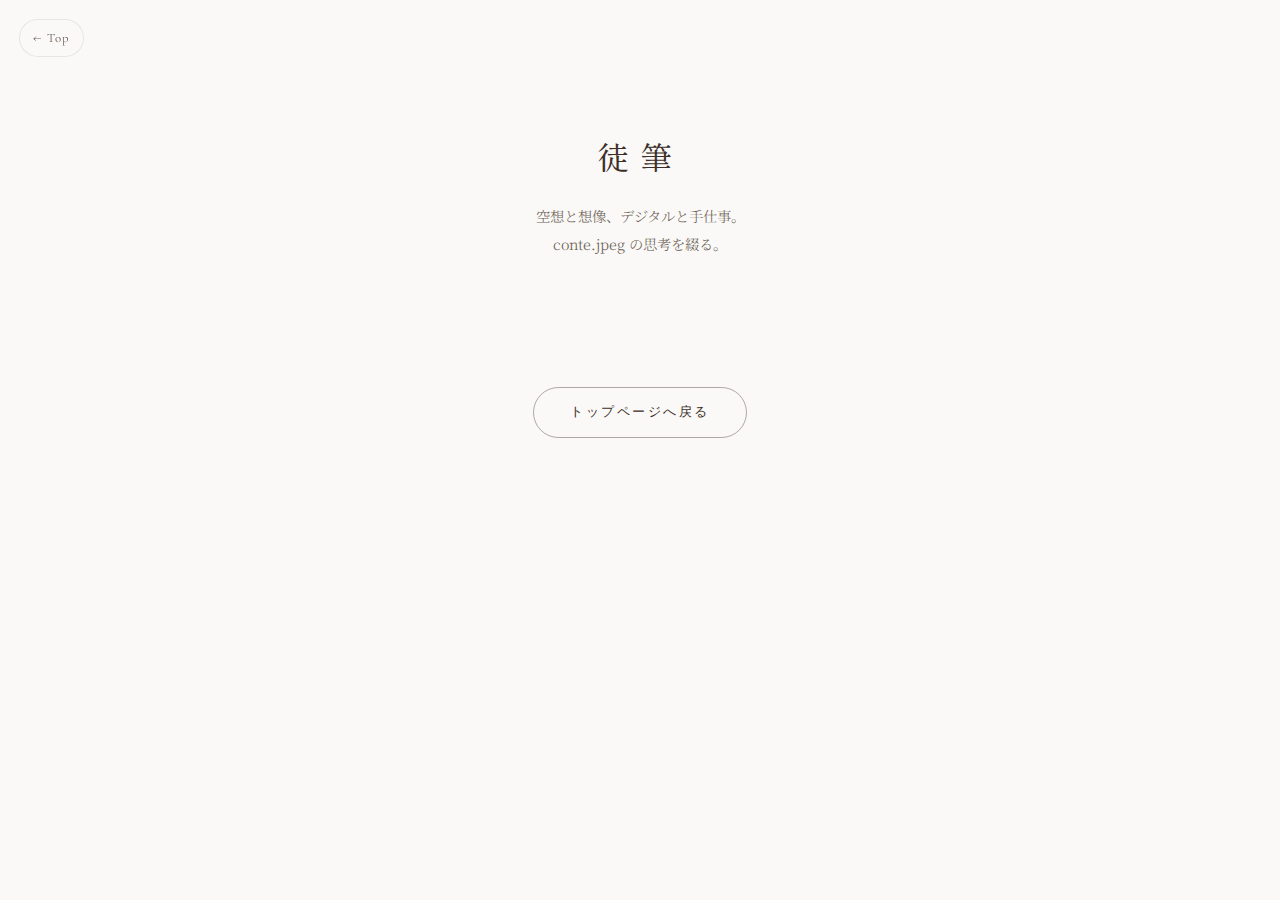
<file: philosophy.html>
<!DOCTYPE html>
<html lang="ja"><head>
  <meta charset="UTF-8">
  <meta name="viewport" content="width=device-width, initial-scale=1.0">
  <title>徒筆｜conte.jpeg ブランドの想い</title>
  <meta name="description" content="「机上の空想・想像で。」conte.jpegが指輪を作る理由。3Dモデリングとハンドメイドの融合から生まれるデザイナーズレジンリング。">
  <link rel="canonical" href="https://desutianzhonghu-tech.github.io/conte-hp/philosophy.html">
  <!-- OGP -->
  <meta property="og:title" content="徒筆｜conte.jpeg ブランドの想い">
  <meta property="og:description" content="「机上の空想・想像で。」conte.jpegが指輪を作る理由。">
  <meta property="og:type" content="article">
  <meta property="og:url" content="https://desutianzhonghu-tech.github.io/conte-hp/philosophy.html">
  <meta property="og:image" content="https://desutianzhonghu-tech.github.io/conte-hp/images/ogp.jpg">
  <meta property="og:site_name" content="conte.jpeg">
  <meta property="og:locale" content="ja_JP">
  <meta name="twitter:card" content="summary_large_image">
  <link rel="preconnect" href="https://fonts.googleapis.com">
  <link rel="preconnect" href="https://fonts.gstatic.com" crossorigin="">
  <link href="https://fonts.googleapis.com/css2?family=Cormorant+Garamond:ital,wght@0,300;0,400;0,500;1,300;1,400&family=EB+Garamond:wght@400&family=Noto+Serif+JP:wght@200;300;400&family=Shippori+Mincho:wght@400;500;600;700&family=Zen+Old+Mincho:wght@400;500;600;700&display=swap" rel="stylesheet">
  <link rel="stylesheet" href="style.css">
  <link rel="stylesheet" href="philosophy.css">
  <script async="" src="https://www.googletagmanager.com/gtag/js?id=G-S5LB93BMVP"></script>
  <script>
    window.dataLayer = window.dataLayer || [];
    function gtag(){dataLayer.push(arguments);}
    gtag('js', new Date());
    gtag('config', 'G-S5LB93BMVP');
  </script>
</head>
<body class="">

  <a href="index.html" class="page-back">← Top</a>

  <section class="phil-hero">
    <h1 class="phil-title">徒筆</h1>
    <p class="phil-lead" data-editable="">空想と想像、デジタルと手仕事。<br>conte.jpeg の思考を綴る。</p>
  </section>

  <section class="phil-posts">
    <a href="blog/001.html" class="phil-card fade-in visible" data-status="draft">
      <div class="phil-card-image">
        <img src="images/concept/concept-1.webp" alt="空想から指先へ。conte.jpeg の指輪づくり" loading="lazy">
      </div>
      <div class="phil-card-body">
        <time class="phil-card-date">2026.02.18</time>
        <h2 class="phil-card-title">空想から指先へ。</h2>
        <p class="phil-card-excerpt">頭の中にある形を、3Dモデリングと光造形3Dプリントでそのまま指輪にする。</p>
      </div>
    </a>

    <a href="blog/002.html" class="phil-card fade-in visible" data-status="draft">
      <div class="phil-card-image">
        <img src="images/concept/concept-2.webp" alt="デジタルと手仕事の境界。conte.jpeg" loading="lazy">
      </div>
      <div class="phil-card-body">
        <time class="phil-card-date">2026.02.18</time>
        <h2 class="phil-card-title">デジタルと手仕事の境界で。</h2>
        <p class="phil-card-excerpt">3Dモデリングが生んだ造形を光造形プリントで実体化する。デジタルとアナログの境界が溶けていく。</p>
      </div>
    </a>
  </section>

  <footer class="phil-footer">
    <a href="index.html" class="btn btn--outline">トップページへ戻る</a>
  </footer>

  <script>
    // Hide draft/archive in normal mode
    document.querySelectorAll('.phil-card[data-status="draft"], .phil-card[data-status="archive"]').forEach(el => {
      el.style.display = 'none';
    });
    // Fade-in
    const observer = new IntersectionObserver((entries) => {
      entries.forEach(entry => {
        if (entry.isIntersecting) {
          entry.target.classList.add('visible');
          observer.unobserve(entry.target);
        }
      });
    }, { threshold: 0.1 });
    document.querySelectorAll('.fade-in').forEach(el => observer.observe(el));
  </script>
  <script src="edit-publish.js"></script>
  <script src="edit-philosophy.js"></script>


</body></html>
</file>
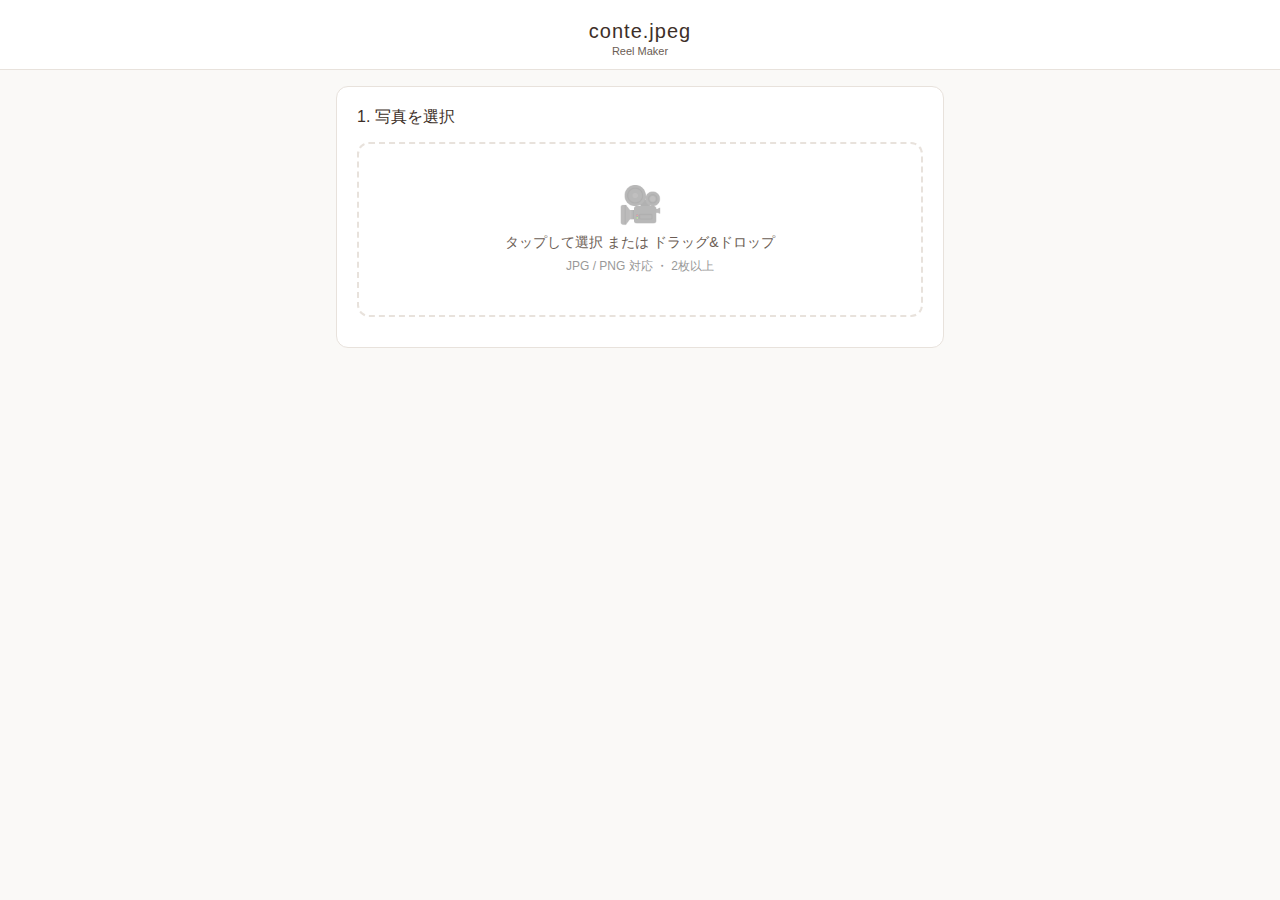
<file: reelmaker.html>
<!DOCTYPE html>
<html lang="ja">
<head>
<meta charset="UTF-8">
<meta name="viewport" content="width=device-width, initial-scale=1.0, maximum-scale=1.0, user-scalable=no">
<title>Reel Maker - conte.jpeg</title>
<style>
*{margin:0;padding:0;box-sizing:border-box}
body{font-family:"Helvetica Neue",Arial,"Hiragino Kaku Gothic ProN",sans-serif;background:#faf9f7;color:#3d2f28;min-height:100vh;-webkit-tap-highlight-color:transparent}
.header{text-align:center;padding:20px 16px 12px;border-bottom:1px solid #e8e2dc;background:#fff}
.header h1{font-size:20px;font-weight:300;color:#3d2f28;letter-spacing:1px}
.header .sub{font-size:11px;color:#6b5d54;margin-top:2px;font-weight:300}
.main{max-width:640px;margin:0 auto;padding:16px}
.card{background:#fff;border:1px solid #e8e2dc;border-radius:12px;padding:20px;margin-bottom:16px}
h2{font-size:16px;font-weight:500;margin-bottom:14px;color:#3d2f28}
label{display:block;font-size:13px;font-weight:500;color:#6b5d54;margin-bottom:6px}
.btn{display:inline-flex;align-items:center;justify-content:center;gap:6px;padding:12px 24px;border:none;border-radius:8px;font-size:14px;font-weight:500;cursor:pointer;transition:background .2s,transform .1s;min-height:44px}
.btn:active{transform:scale(.98)}
.btn-primary{background:#3d2f28;color:#fff}
.btn-primary:hover{background:#5a4a42}
.btn-secondary{background:#f0ebe5;color:#3d2f28}
.btn-secondary:hover{background:#e8e2dc}
.btn:disabled{opacity:.5;cursor:not-allowed}

.flipbook-drop{border:2px dashed #e8e2dc;border-radius:12px;padding:40px 20px;text-align:center;cursor:pointer;color:#6b5d54;font-size:14px;transition:border-color .2s}
.flipbook-drop:hover,.flipbook-drop.dragover{border-color:#6b5d54}
.flipbook-drop .icon{font-size:36px;opacity:.4;margin-bottom:8px}
.flipbook-drop .hint{margin-top:6px;font-size:12px;color:#999}

.preview-list{display:flex;gap:8px;flex-wrap:wrap;margin-top:12px}
.reel-thumb{position:relative;cursor:grab;border-radius:6px;border:2px solid transparent;transition:border-color .2s,opacity .2s}
.reel-thumb:hover{border-color:#6b5d54}
.reel-thumb.dragging{opacity:.4}
.reel-thumb.drag-over{border-color:#3d2f28;background:#f0ebe5}
.reel-thumb img{width:72px;height:72px;object-fit:cover;border-radius:4px;pointer-events:none;display:block}
.reel-thumb .num{position:absolute;bottom:2px;right:4px;font-size:10px;color:#fff;text-shadow:0 1px 2px rgba(0,0,0,.6);pointer-events:none}
.file-count{font-size:13px;color:#6b5d54;margin-top:10px}
.sort-hint{font-size:11px;color:#999;margin-top:6px}

.edit-tabs{display:flex;gap:0;margin-bottom:16px;border-bottom:1px solid #e8e2dc;overflow-x:auto;-webkit-overflow-scrolling:touch}
.edit-tab{padding:10px 14px;border:none;background:none;font-size:13px;font-weight:500;color:#6b5d54;cursor:pointer;border-bottom:2px solid transparent;margin-bottom:-1px;white-space:nowrap;min-height:44px;transition:color .2s,border-color .2s}
.edit-tab:hover{color:#3d2f28}
.edit-tab.active{color:#3d2f28;border-bottom-color:#3d2f28}
.edit-panel{display:none;padding-top:4px}
.edit-panel.active{display:block}

.opt-grid{display:flex;gap:8px;flex-wrap:wrap}
.opt-btn{display:flex;flex-direction:column;align-items:center;gap:6px;padding:10px;border:2px solid #e8e2dc;border-radius:10px;background:#fff;cursor:pointer;font-size:12px;color:#6b5d54;min-width:72px;min-height:44px;transition:border-color .2s}
.opt-btn:hover{border-color:#6b5d54}
.opt-btn.active{border-color:#3d2f28;color:#3d2f28;font-weight:500}
.opt-icon{width:44px;height:44px;display:flex;align-items:center;justify-content:center;font-size:14px;background:#f0ebe5;border-radius:8px;color:#3d2f28}
.size-icon{display:flex;align-items:center;justify-content:center;font-size:11px;font-weight:600;background:#f0ebe5;border-radius:4px;border:1px solid #e8e2dc;color:#3d2f28}

.gen-row{display:flex;align-items:center;gap:16px;flex-wrap:wrap}
.spinner{display:inline-block;width:18px;height:18px;border:2px solid #e8e2dc;border-top-color:#3d2f28;border-radius:50%;animation:spin .6s linear infinite}
@keyframes spin{to{transform:rotate(360deg)}}
.loading{display:none;align-items:center;gap:10px;color:#6b5d54;font-size:13px}
.loading.show{display:flex}

.progress-bar{width:100%;height:6px;background:#e8e2dc;border-radius:3px;margin-top:10px;overflow:hidden;display:none}
.progress-bar.show{display:block}
.progress-fill{height:100%;background:#3d2f28;border-radius:3px;transition:width .2s}

.result{display:none}
.result.show{display:block}
.result video{width:100%;max-height:500px;border-radius:8px;background:#000}
.result-actions{margin-top:12px;display:flex;gap:8px;flex-wrap:wrap}
.result-actions a{text-decoration:none}

@media(max-width:480px){
  .main{padding:12px}
  .card{padding:16px}
  .reel-thumb img{width:60px;height:60px}
  .opt-btn{min-width:64px;padding:8px}
}
</style>
</head>
<body>

<div class="header">
  <h1>conte.jpeg</h1>
  <div class="sub">Reel Maker</div>
</div>

<div class="main">

<!-- Step 1: Upload -->
<div class="card" id="stepUpload">
  <h2>1. 写真を選択</h2>
  <div class="flipbook-drop" id="dropArea">
    <div class="icon">&#127909;</div>
    <div>タップして選択 または ドラッグ&ドロップ</div>
    <div class="hint">JPG / PNG 対応 ・ 2枚以上</div>
    <input type="file" id="fileInput" multiple accept="image/*" style="display:none">
  </div>
  <div class="file-count" id="fileCount"></div>
  <div id="previewArea"></div>
</div>

<!-- Step 2: Settings -->
<div class="card" id="stepSettings" style="display:none">
  <h2>2. 設定</h2>

  <div class="edit-tabs">
    <button class="edit-tab active" data-tab="aspect">アスペクト比</button>
    <button class="edit-tab" data-tab="effect">エフェクト</button>
    <button class="edit-tab" data-tab="duration">表示秒数</button>
  </div>

  <!-- Aspect -->
  <div class="edit-panel active" id="panel-aspect">
    <label>動画のアスペクト比</label>
    <div class="opt-grid">
      <button class="opt-btn active" data-group="aspect" data-value="9:16">
        <div class="size-icon" style="width:28px;height:44px"></div>
        <span>9:16 リール</span>
      </button>
      <button class="opt-btn" data-group="aspect" data-value="1:1">
        <div class="size-icon" style="width:38px;height:38px"></div>
        <span>1:1 フィード</span>
      </button>
    </div>
  </div>

  <!-- Effect -->
  <div class="edit-panel" id="panel-effect">
    <label>切り替えエフェクト</label>
    <div class="opt-grid">
      <button class="opt-btn active" data-group="effect" data-value="fade">
        <div class="opt-icon">A~B</div>
        <span>フェード</span>
      </button>
      <button class="opt-btn" data-group="effect" data-value="zoom">
        <div class="opt-icon" style="font-size:20px">&#128269;</div>
        <span>ズーム</span>
      </button>
      <button class="opt-btn" data-group="effect" data-value="slide">
        <div class="opt-icon">&larr; &rarr;</div>
        <span>スライド</span>
      </button>
      <button class="opt-btn" data-group="effect" data-value="none">
        <div class="opt-icon">A|B</div>
        <span>なし</span>
      </button>
    </div>
  </div>

  <!-- Duration -->
  <div class="edit-panel" id="panel-duration">
    <label>1枚あたりの表示秒数</label>
    <div class="opt-grid">
      <button class="opt-btn" data-group="duration" data-value="2">
        <div class="opt-icon">2s</div>
        <span>テンポ良く</span>
      </button>
      <button class="opt-btn active" data-group="duration" data-value="3">
        <div class="opt-icon">3s</div>
        <span>標準</span>
      </button>
      <button class="opt-btn" data-group="duration" data-value="4">
        <div class="opt-icon">4s</div>
        <span>じっくり</span>
      </button>
    </div>
  </div>
</div>

<!-- Step 3: Generate -->
<div class="card" id="stepGenerate" style="display:none">
  <div class="gen-row">
    <button class="btn btn-primary" id="btnGenerate">動画を生成する</button>
    <div class="loading" id="loadingOverlay">
      <div class="spinner"></div>
      <span id="loadingText">動画を生成中...</span>
    </div>
  </div>
  <div class="progress-bar" id="progressBar"><div class="progress-fill" id="progressFill"></div></div>
</div>

<!-- Result -->
<div class="card result" id="resultCard">
  <h2>完成</h2>
  <video id="resultVideo" controls loop playsinline></video>
  <div class="result-actions">
    <a id="downloadLink" class="btn btn-primary" download="reel.webm">ダウンロード</a>
    <button class="btn btn-secondary" id="btnRetry">設定を変えてもう一度</button>
  </div>
</div>

</div>

<script>
(function(){
  var dropArea = document.getElementById('dropArea');
  var fileInput = document.getElementById('fileInput');
  var fileCount = document.getElementById('fileCount');
  var previewArea = document.getElementById('previewArea');
  var stepSettings = document.getElementById('stepSettings');
  var stepGenerate = document.getElementById('stepGenerate');
  var btnGenerate = document.getElementById('btnGenerate');
  var loadingOverlay = document.getElementById('loadingOverlay');
  var loadingText = document.getElementById('loadingText');
  var progressBar = document.getElementById('progressBar');
  var progressFill = document.getElementById('progressFill');
  var resultCard = document.getElementById('resultCard');
  var resultVideo = document.getElementById('resultVideo');
  var downloadLink = document.getElementById('downloadLink');
  var btnRetry = document.getElementById('btnRetry');

  var selectedFiles = [];
  var settings = { aspect: '9:16', effect: 'fade', duration: 3 };

  // --- File Selection ---
  dropArea.addEventListener('click', function(){ fileInput.click(); });
  dropArea.addEventListener('dragover', function(e){ e.preventDefault(); dropArea.classList.add('dragover'); });
  dropArea.addEventListener('dragleave', function(){ dropArea.classList.remove('dragover'); });
  dropArea.addEventListener('drop', function(e){
    e.preventDefault();
    dropArea.classList.remove('dragover');
    var files = Array.from(e.dataTransfer.files).filter(function(f){ return f.type.startsWith('image/'); });
    if(files.length > 0){ selectedFiles = files; onFilesSelected(); }
  });
  fileInput.addEventListener('change', function(){
    var files = Array.from(fileInput.files).filter(function(f){ return f.type.startsWith('image/'); });
    if(files.length > 0){ selectedFiles = files; onFilesSelected(); }
  });

  function onFilesSelected(){
    fileCount.textContent = selectedFiles.length + ' 枚の写真を選択中';
    stepSettings.style.display = 'block';
    stepGenerate.style.display = 'block';
    renderPreview();
  }

  function renderPreview(){
    if(!selectedFiles.length){ previewArea.innerHTML=''; return; }
    var html = '<div class="preview-list" id="sortableList">';
    for(var i=0;i<selectedFiles.length;i++){
      html += '<div class="reel-thumb" draggable="true" data-index="'+i+'">';
      html += '<img data-index="'+i+'">';
      html += '<div class="num">'+(i+1)+'</div></div>';
    }
    html += '</div><div class="sort-hint">ドラッグで並び替え可能</div>';
    previewArea.innerHTML = html;

    previewArea.querySelectorAll('img[data-index]').forEach(function(img){
      var idx = parseInt(img.getAttribute('data-index'));
      var reader = new FileReader();
      reader.onload = function(e){ img.src = e.target.result; };
      reader.readAsDataURL(selectedFiles[idx]);
    });
    initSortable();
  }

  function initSortable(){
    var list = document.getElementById('sortableList');
    if(!list) return;
    var dragSrc = null;
    list.querySelectorAll('.reel-thumb').forEach(function(item){
      item.addEventListener('dragstart', function(e){
        dragSrc = this; this.classList.add('dragging');
        e.dataTransfer.effectAllowed = 'move';
      });
      item.addEventListener('dragend', function(){
        this.classList.remove('dragging');
        list.querySelectorAll('.reel-thumb').forEach(function(el){ el.classList.remove('drag-over'); });
      });
      item.addEventListener('dragover', function(e){
        e.preventDefault(); e.dataTransfer.dropEffect = 'move';
        this.classList.add('drag-over');
      });
      item.addEventListener('dragleave', function(){ this.classList.remove('drag-over'); });
      item.addEventListener('drop', function(e){
        e.preventDefault(); this.classList.remove('drag-over');
        if(dragSrc === this) return;
        var fromIdx = parseInt(dragSrc.getAttribute('data-index'));
        var toIdx = parseInt(this.getAttribute('data-index'));
        var moved = selectedFiles.splice(fromIdx, 1)[0];
        selectedFiles.splice(toIdx, 0, moved);
        renderPreview();
      });
      // Touch reorder
      item.addEventListener('touchstart', function(){ dragSrc = this; }, {passive:true});
      item.addEventListener('touchmove', function(e){ e.preventDefault(); }, {passive:false});
      item.addEventListener('touchend', function(e){
        if(!dragSrc) return;
        var touch = e.changedTouches[0];
        var el = document.elementFromPoint(touch.clientX, touch.clientY);
        if(el){
          var target = el.closest('.reel-thumb');
          if(target && target !== dragSrc){
            var fromIdx = parseInt(dragSrc.getAttribute('data-index'));
            var toIdx = parseInt(target.getAttribute('data-index'));
            var moved = selectedFiles.splice(fromIdx, 1)[0];
            selectedFiles.splice(toIdx, 0, moved);
            renderPreview();
          }
        }
        dragSrc = null;
      });
    });
  }

  // --- Tabs ---
  document.querySelectorAll('.edit-tab').forEach(function(tab){
    tab.addEventListener('click', function(){
      document.querySelectorAll('.edit-tab').forEach(function(t){ t.classList.remove('active'); });
      document.querySelectorAll('.edit-panel').forEach(function(p){ p.classList.remove('active'); });
      tab.classList.add('active');
      document.getElementById('panel-'+tab.dataset.tab).classList.add('active');
    });
  });

  // --- Option Buttons ---
  document.querySelectorAll('.opt-btn[data-group]').forEach(function(btn){
    btn.addEventListener('click', function(){
      var group = btn.dataset.group;
      document.querySelectorAll('.opt-btn[data-group="'+group+'"]').forEach(function(b){ b.classList.remove('active'); });
      btn.classList.add('active');
      settings[group] = btn.dataset.value;
    });
  });

  // --- Load images ---
  function loadImages(files){
    return Promise.all(files.map(function(file){
      return new Promise(function(resolve, reject){
        var img = new Image();
        var url = URL.createObjectURL(file);
        img.onload = function(){ URL.revokeObjectURL(url); resolve(img); };
        img.onerror = function(){ URL.revokeObjectURL(url); reject(new Error('画像読み込み失敗')); };
        img.src = url;
      });
    }));
  }

  // --- Fit image to canvas (cover) ---
  function fitCover(ctx, img, w, h){
    var iw = img.naturalWidth, ih = img.naturalHeight;
    var scale = Math.max(w/iw, h/ih);
    var nw = Math.floor(iw*scale), nh = Math.floor(ih*scale);
    var ox = Math.floor((w-nw)/2), oy = Math.floor((h-nh)/2);
    ctx.drawImage(img, ox, oy, nw, nh);
  }

  // --- Zoom helper ---
  function drawZoomed(ctx, img, zoom, w, h){
    var iw = img.naturalWidth, ih = img.naturalHeight;
    var scale = Math.max(w/iw, h/ih);
    var nw = Math.floor(iw*scale*zoom), nh = Math.floor(ih*scale*zoom);
    var ox = Math.floor((w-nw)/2), oy = Math.floor((h-nh)/2);
    ctx.drawImage(img, ox, oy, nw, nh);
  }

  // --- Generate ---
  btnGenerate.addEventListener('click', async function(){
    if(selectedFiles.length < 2){
      alert('2枚以上の画像を選択してください');
      return;
    }

    btnGenerate.disabled = true;
    loadingOverlay.classList.add('show');
    progressBar.classList.add('show');
    progressFill.style.width = '0%';
    resultCard.classList.remove('show');

    try {
      loadingText.textContent = '画像を読み込み中...';
      var images = await loadImages(selectedFiles);

      // Canvas dimensions
      var width, height;
      if(settings.aspect === '1:1'){ width = 1080; height = 1080; }
      else { width = 1080; height = 1920; }

      var FPS = 30;
      var duration = parseInt(settings.duration);
      var TRANSITION_FRAMES = 24; // 0.8 sec
      var HOLD_FRAMES = duration * FPS - TRANSITION_FRAMES;
      if(HOLD_FRAMES < FPS) HOLD_FRAMES = FPS;

      var effect = settings.effect;

      // Pre-render static frames to canvases
      loadingText.textContent = '画像を処理中...';
      var staticFrames = [];
      for(var i=0;i<images.length;i++){
        var c = document.createElement('canvas');
        c.width = width; c.height = height;
        var cx = c.getContext('2d');
        cx.fillStyle = '#000';
        cx.fillRect(0, 0, width, height);
        fitCover(cx, images[i], width, height);
        staticFrames.push(c);
        progressFill.style.width = Math.floor((i+1)/images.length*15) + '%';
      }

      // Build frame list
      var frameList = [];
      for(var i=0;i<images.length;i++){
        var isLast = (i === images.length - 1);

        if(effect === 'zoom'){
          for(var t=0;t<HOLD_FRAMES;t++){
            var progress = t / Math.max(HOLD_FRAMES-1, 1);
            frameList.push({type:'zoom', index:i, zoom: 1.0 + 0.08*progress});
          }
        } else {
          for(var t=0;t<HOLD_FRAMES;t++){
            frameList.push({type:'static', index:i});
          }
        }

        if(!isLast){
          for(var t=0;t<TRANSITION_FRAMES;t++){
            var alpha = (t+1)/(TRANSITION_FRAMES+1);
            if(effect === 'fade'){
              frameList.push({type:'fade', from:i, to:i+1, alpha:alpha});
            } else if(effect === 'zoom'){
              var zoomOut = 1.08 - 0.08*alpha;
              frameList.push({type:'zoom_fade', from:i, to:i+1, alpha:alpha, zoom:zoomOut});
            } else if(effect === 'slide'){
              frameList.push({type:'slide', from:i, to:i+1, alpha:alpha});
            }
            // 'none': no transition frames
          }
        }
      }

      loadingText.textContent = '動画を生成中...';

      // Setup recording canvas
      var recCanvas = document.createElement('canvas');
      recCanvas.width = width; recCanvas.height = height;
      var recCtx = recCanvas.getContext('2d');

      var stream = recCanvas.captureStream(0);
      var track = stream.getVideoTracks()[0];

      var mimeType = 'video/webm;codecs=vp9';
      if(!MediaRecorder.isTypeSupported(mimeType)){
        mimeType = 'video/webm;codecs=vp8';
        if(!MediaRecorder.isTypeSupported(mimeType)) mimeType = 'video/webm';
      }

      var recorder = new MediaRecorder(stream, { mimeType: mimeType, videoBitsPerSecond: 8000000 });
      var chunks = [];
      recorder.ondataavailable = function(e){ if(e.data.size>0) chunks.push(e.data); };
      var recordDone = new Promise(function(resolve){ recorder.onstop = function(){ resolve(); }; });
      recorder.start();

      var frameInterval = 1000 / FPS;
      var totalFrames = frameList.length;

      for(var fi=0;fi<totalFrames;fi++){
        var f = frameList[fi];

        if(f.type === 'static'){
          recCtx.drawImage(staticFrames[f.index], 0, 0);
        } else if(f.type === 'zoom'){
          recCtx.fillStyle = '#000';
          recCtx.fillRect(0, 0, width, height);
          drawZoomed(recCtx, images[f.index], f.zoom, width, height);
        } else if(f.type === 'fade'){
          recCtx.globalAlpha = 1;
          recCtx.drawImage(staticFrames[f.from], 0, 0);
          recCtx.globalAlpha = f.alpha;
          recCtx.drawImage(staticFrames[f.to], 0, 0);
          recCtx.globalAlpha = 1;
        } else if(f.type === 'zoom_fade'){
          recCtx.globalAlpha = 1;
          recCtx.fillStyle = '#000';
          recCtx.fillRect(0, 0, width, height);
          recCtx.globalAlpha = 1 - f.alpha;
          drawZoomed(recCtx, images[f.from], f.zoom, width, height);
          recCtx.globalAlpha = f.alpha;
          recCtx.drawImage(staticFrames[f.to], 0, 0);
          recCtx.globalAlpha = 1;
        } else if(f.type === 'slide'){
          var offset = Math.floor(width * f.alpha);
          recCtx.fillStyle = '#000';
          recCtx.fillRect(0, 0, width, height);
          // Current slides left
          recCtx.drawImage(staticFrames[f.from], -offset, 0);
          // Next slides in from right
          recCtx.drawImage(staticFrames[f.to], width - offset, 0);
        }

        if(track.requestFrame) track.requestFrame();

        // Progress
        if(fi % 10 === 0 || fi === totalFrames-1){
          var pct = 15 + Math.floor((fi+1)/totalFrames*80);
          progressFill.style.width = pct + '%';
          loadingText.textContent = '動画を生成中... ' + Math.floor((fi+1)/totalFrames*100) + '%';
        }

        await new Promise(function(r){ setTimeout(r, frameInterval); });
      }

      recorder.stop();
      await recordDone;

      progressFill.style.width = '100%';
      loadingText.textContent = '完了!';

      var blob = new Blob(chunks, {type: mimeType});
      var url = URL.createObjectURL(blob);
      resultVideo.src = url;
      downloadLink.href = url;
      resultCard.classList.add('show');
      resultCard.scrollIntoView({behavior:'smooth'});

    } catch(err){
      alert('エラー: ' + err.message);
      console.error(err);
    } finally {
      btnGenerate.disabled = false;
      loadingOverlay.classList.remove('show');
      progressBar.classList.remove('show');
    }
  });

  btnRetry.addEventListener('click', function(){
    resultCard.classList.remove('show');
    stepSettings.scrollIntoView({behavior:'smooth'});
  });

})();
</script>
</body>
</html>
</file>
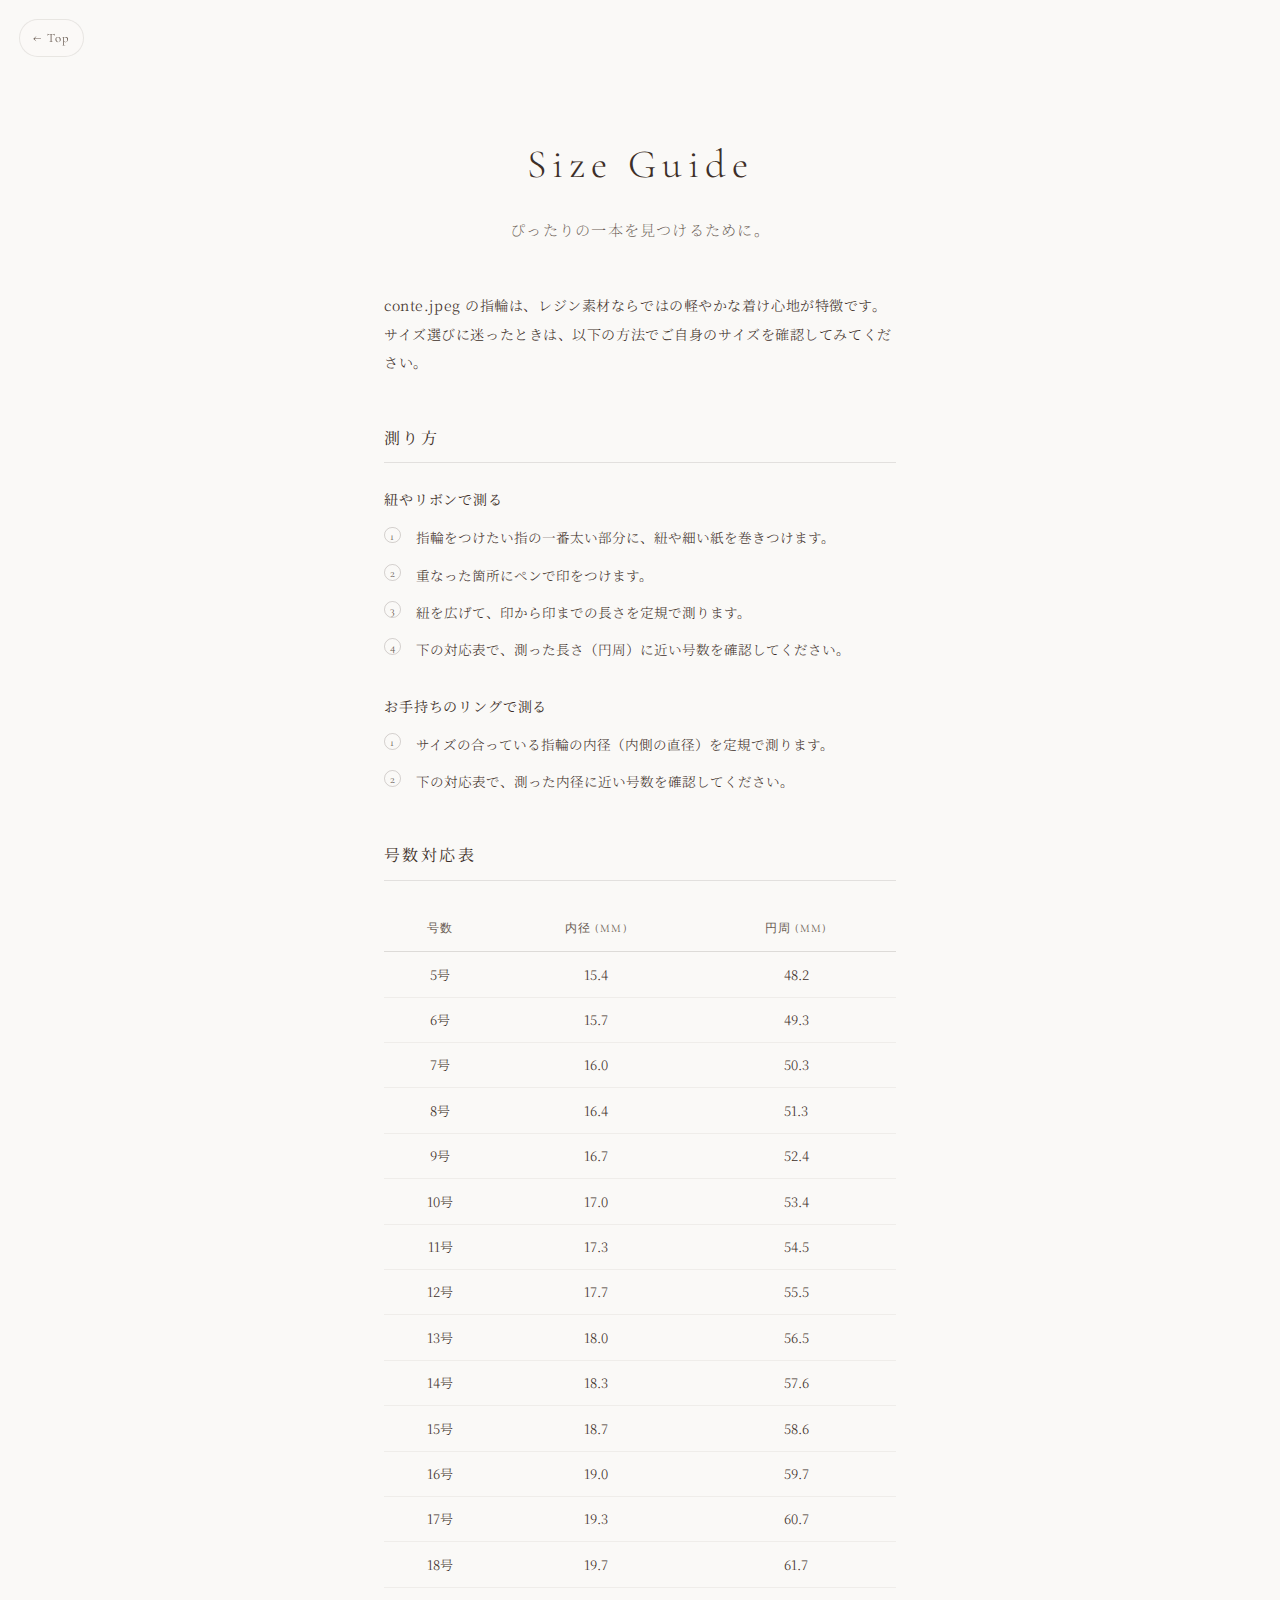
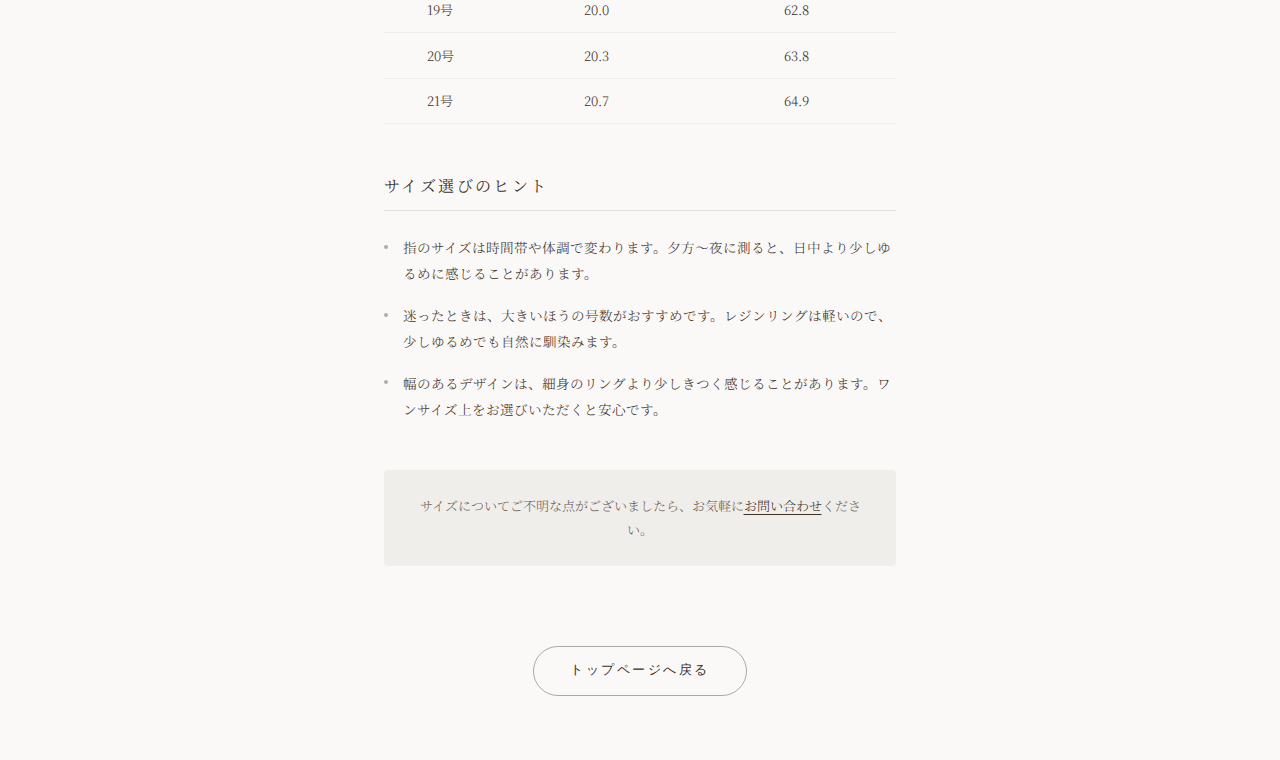
<file: size-guide.html>
<!DOCTYPE html>
<html lang="ja">
<head>
  <meta charset="UTF-8">
  <meta name="viewport" content="width=device-width, initial-scale=1.0">
  <title>サイズガイド｜conte.jpeg リングサイズの測り方</title>
  <meta name="description" content="conte.jpegのリングサイズガイド。自宅でできるサイズの測り方と号数対応表。ぴったりの一本を見つけるために。">
  <link rel="canonical" href="https://desutianzhonghu-tech.github.io/conte-hp/size-guide.html">
  <!-- OGP -->
  <meta property="og:title" content="サイズガイド｜conte.jpeg リングサイズの測り方">
  <meta property="og:description" content="自宅でできるリングサイズの測り方と号数対応表。ぴったりの一本を見つけるために。">
  <meta property="og:type" content="website">
  <meta property="og:url" content="https://desutianzhonghu-tech.github.io/conte-hp/size-guide.html">
  <meta property="og:image" content="https://desutianzhonghu-tech.github.io/conte-hp/images/ogp.jpg">
  <meta property="og:site_name" content="conte.jpeg">
  <meta property="og:locale" content="ja_JP">
  <meta name="twitter:card" content="summary_large_image">
  <link rel="preconnect" href="https://fonts.googleapis.com">
  <link rel="preconnect" href="https://fonts.gstatic.com" crossorigin>
  <link href="https://fonts.googleapis.com/css2?family=Cormorant+Garamond:ital,wght@0,300;0,400;0,500;1,300;1,400&family=EB+Garamond:wght@400;500&family=Noto+Serif+JP:wght@200;300;400;500&display=swap" rel="stylesheet">
  <link rel="stylesheet" href="style.css">
  <link rel="stylesheet" href="size-guide.css">
  <script async src="https://www.googletagmanager.com/gtag/js?id=G-S5LB93BMVP"></script>
  <script>
    window.dataLayer = window.dataLayer || [];
    function gtag(){dataLayer.push(arguments);}
    gtag('js', new Date());
    gtag('config', 'G-S5LB93BMVP');
  </script>
</head>
<body>

  <a href="index.html" class="page-back">&larr; Top</a>

  <section class="sg-page">
    <h1 class="sg-title">Size Guide</h1>
    <p class="sg-lead" data-editable>ぴったりの一本を見つけるために。</p>

    <!-- Intro -->
    <div class="sg-intro">
      <p data-editable>conte.jpeg の指輪は、レジン素材ならではの軽やかな着け心地が特徴です。<br>サイズ選びに迷ったときは、以下の方法でご自身のサイズを確認してみてください。</p>
    </div>

    <!-- How to measure -->
    <div class="sg-section">
      <h2 class="sg-section-title">測り方</h2>

      <div class="sg-method">
        <h3 class="sg-method-title" data-editable>紐やリボンで測る</h3>
        <ol class="sg-steps">
          <li data-editable>指輪をつけたい指の一番太い部分に、紐や細い紙を巻きつけます。</li>
          <li data-editable>重なった箇所にペンで印をつけます。</li>
          <li data-editable>紐を広げて、印から印までの長さを定規で測ります。</li>
          <li data-editable>下の対応表で、測った長さ（円周）に近い号数を確認してください。</li>
        </ol>
      </div>

      <div class="sg-method">
        <h3 class="sg-method-title" data-editable>お手持ちのリングで測る</h3>
        <ol class="sg-steps">
          <li data-editable>サイズの合っている指輪の内径（内側の直径）を定規で測ります。</li>
          <li data-editable>下の対応表で、測った内径に近い号数を確認してください。</li>
        </ol>
      </div>
    </div>

    <!-- Size table -->
    <div class="sg-section">
      <h2 class="sg-section-title">号数対応表</h2>
      <div class="sg-table-wrap">
        <table class="sg-table">
          <thead>
            <tr>
              <th>号数</th>
              <th>内径 (mm)</th>
              <th>円周 (mm)</th>
            </tr>
          </thead>
          <tbody>
            <tr><td>5号</td><td>15.4</td><td>48.2</td></tr>
            <tr><td>6号</td><td>15.7</td><td>49.3</td></tr>
            <tr><td>7号</td><td>16.0</td><td>50.3</td></tr>
            <tr><td>8号</td><td>16.4</td><td>51.3</td></tr>
            <tr><td>9号</td><td>16.7</td><td>52.4</td></tr>
            <tr><td>10号</td><td>17.0</td><td>53.4</td></tr>
            <tr><td>11号</td><td>17.3</td><td>54.5</td></tr>
            <tr><td>12号</td><td>17.7</td><td>55.5</td></tr>
            <tr><td>13号</td><td>18.0</td><td>56.5</td></tr>
            <tr><td>14号</td><td>18.3</td><td>57.6</td></tr>
            <tr><td>15号</td><td>18.7</td><td>58.6</td></tr>
            <tr><td>16号</td><td>19.0</td><td>59.7</td></tr>
            <tr><td>17号</td><td>19.3</td><td>60.7</td></tr>
            <tr><td>18号</td><td>19.7</td><td>61.7</td></tr>
            <tr><td>19号</td><td>20.0</td><td>62.8</td></tr>
            <tr><td>20号</td><td>20.3</td><td>63.8</td></tr>
            <tr><td>21号</td><td>20.7</td><td>64.9</td></tr>
          </tbody>
        </table>
      </div>
    </div>

    <!-- Tips -->
    <div class="sg-section">
      <h2 class="sg-section-title">サイズ選びのヒント</h2>
      <ul class="sg-tips">
        <li data-editable>指のサイズは時間帯や体調で変わります。夕方〜夜に測ると、日中より少しゆるめに感じることがあります。</li>
        <li data-editable>迷ったときは、大きいほうの号数がおすすめです。レジンリングは軽いので、少しゆるめでも自然に馴染みます。</li>
        <li data-editable>幅のあるデザインは、細身のリングより少しきつく感じることがあります。ワンサイズ上をお選びいただくと安心です。</li>
      </ul>
    </div>

    <!-- Note -->
    <div class="sg-note">
      <p data-editable>サイズについてご不明な点がございましたら、お気軽に<a href="contact.html">お問い合わせ</a>ください。</p>
    </div>
  </section>

  <footer class="sg-footer">
    <a href="index.html" class="btn btn--outline">トップページへ戻る</a>
  </footer>

  <script src="edit-publish.js"></script>

</body>
</html>
</file>
<file: contact.css>
/* Contact Page */
.page-back {
  position: fixed;
  top: 1.2rem;
  left: 1.2rem;
  z-index: 100;
  font-family: var(--font-en);
  font-size: 0.8rem;
  letter-spacing: 0.1em;
  color: var(--taupe);
  background: rgba(250, 249, 247, 0.85);
  backdrop-filter: blur(6px);
  -webkit-backdrop-filter: blur(6px);
  padding: 0.5em 1em;
  border-radius: 20px;
  border: 1px solid rgba(61, 47, 40, 0.1);
  transition: color 0.3s ease;
}

.page-back:hover {
  color: var(--dark-brown);
}

.contact-page {
  max-width: 520px;
  margin: 0 auto;
  padding: 8rem 1.5rem 3rem;
}

.contact-page-title {
  font-family: var(--font-en);
  font-weight: 300;
  font-size: 2.5rem;
  letter-spacing: 0.15em;
  text-align: center;
  color: var(--dark-brown);
  margin-bottom: 1rem;
}

.contact-page-lead {
  text-align: center;
  font-weight: 300;
  font-size: 0.95rem;
  color: var(--taupe);
  margin-bottom: 3rem;
}

.contact-page .contact-form .btn {
  display: block;
  width: 100%;
  text-align: center;
  margin-top: 0.5rem;
}

.contact-alt {
  margin-top: 3rem;
  padding-top: 3rem;
  border-top: 1px solid rgba(61, 47, 40, 0.1);
  text-align: center;
}

.contact-alt p {
  font-weight: 300;
  font-size: 0.85rem;
  color: var(--taupe);
  margin-bottom: 1.2rem;
}

.contact-footer {
  text-align: center;
  padding: 2rem 1.5rem 4rem;
}

@media (max-width: 599px) {
  .contact-page {
    padding: 5rem 1.5rem 2rem;
  }

  .contact-page-title {
    font-size: 2rem;
  }
}
</file>
<file: philosophy.css>
/* Philosophy / Blog Listing */
.page-back {
  position: fixed;
  top: 1.2rem;
  left: 1.2rem;
  z-index: 100;
  font-family: var(--font-en);
  font-size: 0.8rem;
  letter-spacing: 0.1em;
  color: var(--taupe);
  background: rgba(250, 249, 247, 0.85);
  backdrop-filter: blur(6px);
  -webkit-backdrop-filter: blur(6px);
  padding: 0.5em 1em;
  border-radius: 20px;
  border: 1px solid rgba(61, 47, 40, 0.1);
  transition: color 0.3s ease;
}

.page-back:hover {
  color: var(--dark-brown);
}

.phil-hero {
  padding: 8rem 1.5rem 3rem;
  text-align: center;
}

.phil-title {
  font-family: 'Shippori Mincho', var(--font-ja);
  font-weight: 400;
  font-size: 2rem;
  letter-spacing: 0.35em;
  color: var(--dark-brown);
  margin-bottom: 1rem;
}

.phil-lead {
  font-weight: 300;
  font-size: 0.9rem;
  line-height: 2;
  color: var(--taupe);
}

/* Post cards */
.phil-posts {
  max-width: 800px;
  margin: 0 auto;
  padding: 0 1.5rem 3rem;
  display: flex;
  flex-direction: column;
  gap: 2.5rem;
}

.phil-card {
  display: block;
  overflow: hidden;
  transition: transform 0.4s cubic-bezier(0.25, 0, 0.15, 1), box-shadow 0.4s ease;
}

.phil-card:hover {
  transform: translateY(-3px);
  box-shadow: 0 8px 30px rgba(61, 47, 40, 0.1);
}

.phil-card-image {
  width: 100%;
  aspect-ratio: 16 / 9;
  overflow: hidden;
}

.phil-card-image img {
  width: 100%;
  height: 100%;
  object-fit: cover;
  transition: transform 0.6s cubic-bezier(0.25, 0, 0.15, 1);
}

.phil-card:hover .phil-card-image img {
  transform: scale(1.03);
}

.phil-card-body {
  padding: 1.5rem 0.5rem;
}

.phil-card-date {
  font-family: var(--font-en);
  font-size: 0.7rem;
  letter-spacing: 0.12em;
  color: var(--taupe);
  opacity: 0.7;
}

.phil-card-title {
  font-family: 'Shippori Mincho', var(--font-ja);
  font-weight: 500;
  font-size: 1.15rem;
  letter-spacing: 0.08em;
  line-height: 1.8;
  color: var(--dark-brown);
  margin: 0.6rem 0;
}

.phil-card-excerpt {
  font-weight: 300;
  font-size: 0.85rem;
  line-height: 1.9;
  color: var(--taupe);
}

.phil-footer {
  text-align: center;
  padding: 2rem 1.5rem 4rem;
}

/* Tablet+ */
@media (min-width: 600px) {
  .phil-card {
    display: grid;
    grid-template-columns: 1fr 1fr;
    gap: 0;
  }

  .phil-card-image {
    aspect-ratio: 1;
  }

  .phil-card-body {
    padding: 2rem;
    display: flex;
    flex-direction: column;
    justify-content: center;
  }
}

@media (max-width: 599px) {
  .phil-hero {
    padding: 5rem 1.5rem 2rem;
  }

  .phil-title {
    font-size: 1.6rem;
  }
}
</file>
<file: size-guide.css>
/* Size Guide Page */

.page-back {
  position: fixed;
  top: 1.2rem;
  left: 1.2rem;
  z-index: 100;
  font-family: var(--font-en);
  font-size: 0.8rem;
  letter-spacing: 0.1em;
  color: var(--taupe);
  background: rgba(250, 249, 247, 0.85);
  backdrop-filter: blur(6px);
  -webkit-backdrop-filter: blur(6px);
  padding: 0.5em 1em;
  border-radius: 20px;
  border: 1px solid rgba(61, 47, 40, 0.1);
  text-decoration: none;
  transition: color 0.3s ease;
}

.page-back:hover {
  color: var(--dark-brown);
}

.sg-page {
  max-width: 560px;
  margin: 0 auto;
  padding: 8rem 1.5rem 3rem;
}

.sg-title {
  font-family: var(--font-en);
  font-weight: 300;
  font-size: 2.5rem;
  letter-spacing: 0.15em;
  text-align: center;
  color: var(--dark-brown);
  margin-bottom: 1rem;
}

.sg-lead {
  text-align: center;
  font-weight: 200;
  font-size: 0.95rem;
  color: var(--taupe);
  letter-spacing: 0.08em;
  margin-bottom: 3rem;
}

/* Intro */
.sg-intro {
  margin-bottom: 3rem;
}

.sg-intro p {
  font-weight: 300;
  font-size: 0.88rem;
  line-height: 2;
  color: var(--dark-brown);
  letter-spacing: 0.04em;
}

/* Section */
.sg-section {
  margin-bottom: 3rem;
}

.sg-section-title {
  font-family: var(--font-ja);
  font-weight: 400;
  font-size: 1rem;
  letter-spacing: 0.15em;
  color: var(--dark-brown);
  margin-bottom: 1.5rem;
  padding-bottom: 0.6rem;
  border-bottom: 1px solid rgba(61, 47, 40, 0.12);
}

/* Method blocks */
.sg-method {
  margin-bottom: 2rem;
}

.sg-method-title {
  font-weight: 400;
  font-size: 0.88rem;
  color: var(--dark-brown);
  margin-bottom: 0.8rem;
  letter-spacing: 0.06em;
}

.sg-steps {
  list-style: none;
  counter-reset: step;
  padding: 0;
}

.sg-steps li {
  counter-increment: step;
  position: relative;
  padding-left: 2rem;
  margin-bottom: 0.8rem;
  font-weight: 300;
  font-size: 0.85rem;
  line-height: 1.8;
  color: var(--dark-brown);
}

.sg-steps li::before {
  content: counter(step);
  position: absolute;
  left: 0;
  top: 0.1em;
  font-family: var(--font-en);
  font-size: 0.75rem;
  font-weight: 400;
  color: var(--taupe);
  width: 1.4em;
  height: 1.4em;
  line-height: 1.4em;
  text-align: center;
  border: 1px solid rgba(61, 47, 40, 0.2);
  border-radius: 50%;
}

/* Size table */
.sg-table-wrap {
  overflow-x: auto;
  -webkit-overflow-scrolling: touch;
}

.sg-table {
  width: 100%;
  border-collapse: collapse;
  font-size: 0.82rem;
}

.sg-table th {
  font-family: var(--font-en);
  font-weight: 400;
  font-size: 0.72rem;
  letter-spacing: 0.1em;
  text-transform: uppercase;
  color: var(--taupe);
  padding: 0.8rem 0.6rem;
  border-bottom: 1px solid rgba(61, 47, 40, 0.15);
  text-align: center;
}

.sg-table td {
  font-weight: 300;
  color: var(--dark-brown);
  padding: 0.65rem 0.6rem;
  border-bottom: 1px solid rgba(61, 47, 40, 0.06);
  text-align: center;
}

.sg-table tbody tr:hover {
  background: rgba(61, 47, 40, 0.02);
}

/* Tips */
.sg-tips {
  list-style: none;
  padding: 0;
}

.sg-tips li {
  position: relative;
  padding-left: 1.2rem;
  margin-bottom: 1rem;
  font-weight: 300;
  font-size: 0.85rem;
  line-height: 1.9;
  color: var(--dark-brown);
}

.sg-tips li::before {
  content: '';
  position: absolute;
  left: 0;
  top: 0.7em;
  width: 4px;
  height: 4px;
  background: var(--taupe);
  border-radius: 50%;
  opacity: 0.5;
}

/* Note */
.sg-note {
  margin-top: 2rem;
  padding: 1.5rem;
  background: var(--cream-dark);
  border-radius: 4px;
}

.sg-note p {
  font-weight: 300;
  font-size: 0.82rem;
  line-height: 1.8;
  color: var(--taupe);
  text-align: center;
}

.sg-note a {
  color: var(--dark-brown);
  text-decoration: underline;
  text-underline-offset: 0.2em;
}

/* Footer */
.sg-footer {
  text-align: center;
  padding: 2rem 1.5rem 4rem;
}

/* Mobile */
@media (max-width: 599px) {
  .sg-page {
    padding: 5rem 1.5rem 2rem;
  }

  .sg-title {
    font-size: 2rem;
  }

  .sg-lead {
    margin-bottom: 2rem;
  }

  .sg-table {
    font-size: 0.78rem;
  }

  .sg-table th,
  .sg-table td {
    padding: 0.55rem 0.4rem;
  }
}
</file>
<file: style.css>
/* ========================================
   conte.jpeg Brand HP — Style
   ======================================== */

/* --- Reset & Base --- */
*, *::before, *::after {
  margin: 0;
  padding: 0;
  box-sizing: border-box;
}

:root {
  --dark-brown: #3d2f28;
  --taupe: #6b5d54;
  --cream: #faf9f7;
  --cream-dark: #f0eeeb;
  --font-en: 'Cormorant Garamond', serif;
  --font-ja: 'Noto Serif JP', serif;
  --font-logo: 'EB Garamond', 'Cormorant Garamond', serif;
}

html {
  scroll-behavior: smooth;
  font-size: 16px;
}

body {
  font-family: var(--font-ja);
  color: var(--dark-brown);
  background: var(--cream);
  line-height: 1.8;
  -webkit-font-smoothing: antialiased;
  overflow-x: hidden;
  max-width: 100vw;
}

section, footer, .section-divider {
  overflow: hidden;
}

img {
  display: block;
  width: 100%;
  height: auto;
}

a {
  color: inherit;
  text-decoration: none;
}

/* --- Section Dividers --- */
.section-divider {
  line-height: 0;
  margin: 0;
  padding: 0;
  overflow: hidden;
  position: relative;
  z-index: 1;
  pointer-events: none;
}

.section-divider svg {
  display: block;
  width: 100%;
  vertical-align: bottom;
}

.divider--to-dark {
  background: var(--cream-dark);
  margin-top: -2px;
  margin-bottom: -2px;
}

.divider--to-dark svg {
  height: 60px;
}

.divider--from-dark {
  background: var(--dark-brown);
  margin-top: -2px;
  margin-bottom: -2px;
}

.divider--from-dark svg {
  height: 60px;
}

.divider--subtle {
  background: var(--cream);
  margin-top: -2px;
  margin-bottom: -2px;
}

.divider--subtle svg {
  height: 35px;
}

@media (max-width: 599px) {
  .divider--to-dark svg,
  .divider--from-dark svg {
    height: 40px;
  }

  .divider--subtle svg {
    height: 25px;
  }
}

/* --- Divider Style: Layered Waves --- */
body.divider-layered .section-divider svg { display: none; }
body.divider-layered .section-divider {
  height: 90px;
  overflow: visible;
}
body.divider-layered .section-divider::before,
body.divider-layered .section-divider::after {
  content: '';
  position: absolute;
  left: -5%; right: -5%;
  bottom: 0;
  height: 100%;
  pointer-events: none;
}
body.divider-layered .divider--subtle::before {
  background: var(--cream-dark);
  opacity: 0.4;
  border-radius: 50% 50% 0 0 / 100% 100% 0 0;
  transform: scaleX(1.1) translateY(15%);
}
body.divider-layered .divider--subtle::after {
  background: var(--cream-dark);
  opacity: 0.7;
  border-radius: 50% 50% 0 0 / 100% 100% 0 0;
  transform: scaleX(0.95) translateY(5%);
}

@media (max-width: 599px) {
  body.divider-layered .section-divider { height: 60px; }
}

/* --- Divider Style: Diagonal --- */
body.divider-diagonal .section-divider svg { display: none; }
body.divider-diagonal .section-divider {
  height: 80px;
  overflow: visible;
}
body.divider-diagonal .section-divider::before {
  content: '';
  position: absolute;
  left: 0; right: 0;
  top: 0; bottom: 0;
  pointer-events: none;
}
body.divider-diagonal .divider--subtle::before {
  background: var(--cream);
  clip-path: polygon(0 0, 100% 40%, 100% 100%, 0 100%);
}

@media (max-width: 599px) {
  body.divider-diagonal .section-divider { height: 50px; }
}

/* --- Divider Style: Organic Blob --- */
body.divider-organic .section-divider svg { display: none; }
body.divider-organic .section-divider {
  height: 100px;
  overflow: visible;
}
body.divider-organic .section-divider::before {
  content: '';
  position: absolute;
  left: -2%; right: -2%;
  top: 0; bottom: 0;
  pointer-events: none;
}
body.divider-organic .divider--subtle::before {
  background: var(--cream-dark);
  clip-path: polygon(0% 20%, 8% 55%, 17% 25%, 25% 65%, 33% 30%, 42% 60%, 50% 15%, 58% 55%, 67% 25%, 75% 60%, 83% 20%, 92% 50%, 100% 15%, 100% 100%, 0% 100%);
}

@media (max-width: 599px) {
  body.divider-organic .section-divider { height: 60px; }
}

/* --- Divider Style: Soft Arc --- */
body.divider-arc .section-divider svg { display: none; }
body.divider-arc .section-divider {
  height: 120px;
  overflow: visible;
}
body.divider-arc .section-divider::before {
  content: '';
  position: absolute;
  left: -10%; right: -10%;
  bottom: 0;
  height: 100%;
  pointer-events: none;
}
body.divider-arc .divider--subtle::before {
  background: var(--cream-dark);
  border-radius: 50%;
  transform: scaleX(1.2) translateY(50%);
}

@media (max-width: 599px) {
  body.divider-arc .section-divider { height: 80px; }
}

/* --- Divider Style: Mountain Silhouette --- */
body.divider-mountain .section-divider svg { display: none; }
body.divider-mountain .section-divider {
  height: 90px;
  overflow: visible;
}
body.divider-mountain .section-divider::before {
  content: '';
  position: absolute;
  left: 0; right: 0;
  top: 0; bottom: 0;
  pointer-events: none;
}
body.divider-mountain .divider--subtle::before {
  background: var(--cream-dark);
  clip-path: polygon(0 65%, 8% 40%, 18% 55%, 30% 20%, 42% 45%, 55% 10%, 65% 35%, 78% 15%, 88% 40%, 95% 25%, 100% 50%, 100% 100%, 0 100%);
}

@media (max-width: 599px) {
  body.divider-mountain .section-divider { height: 55px; }
}

/* --- Divider Style: Fade (no line) --- */
body.divider-fade .section-divider svg { display: none; }
body.divider-fade .section-divider {
  height: 120px;
  overflow: visible;
}
body.divider-fade .section-divider::before {
  content: '';
  position: absolute;
  left: 0; right: 0;
  top: 0;
  height: 100%;
  pointer-events: none;
}
body.divider-fade .divider--subtle::before {
  background: linear-gradient(to bottom, var(--cream) 0%, var(--cream-dark) 100%);
}

@media (max-width: 599px) {
  body.divider-fade .section-divider { height: 80px; }
}

/* --- Divider Style: Gentle Wave --- */
body.divider-gentle .section-divider svg { display: none; }
body.divider-gentle .section-divider {
  height: 80px;
  overflow: visible;
}
body.divider-gentle .section-divider::before {
  content: '';
  position: absolute;
  left: 0; right: 0;
  top: 0; bottom: 0;
  pointer-events: none;
}
body.divider-gentle .divider--subtle::before {
  background: var(--cream-dark);
  clip-path: polygon(
    0% 55%, 5% 50%, 10% 46%, 15% 43%, 20% 42%, 25% 43%,
    30% 46%, 35% 50%, 40% 53%, 45% 55%, 50% 55%,
    55% 53%, 60% 50%, 65% 46%, 70% 43%, 75% 42%,
    80% 43%, 85% 46%, 90% 50%, 95% 53%, 100% 55%,
    100% 100%, 0% 100%
  );
}

@media (max-width: 599px) {
  body.divider-gentle .section-divider { height: 55px; }
}

/* --- Scroll Animations --- */
.fade-in {
  opacity: 0;
  transform: translateY(30px);
  transition: opacity 0.8s ease, transform 0.8s ease;
}

.fade-in.visible {
  opacity: 1;
  transform: translateY(0);
}

/* Slide from left */
.slide-left {
  opacity: 0;
  transform: translateX(-30px);
  transition: opacity 0.9s ease, transform 0.9s ease;
}

.slide-left.visible {
  opacity: 1;
  transform: translateX(0);
}

/* Slide from right */
.slide-right {
  opacity: 0;
  transform: translateX(30px);
  transition: opacity 0.9s ease, transform 0.9s ease;
}

.slide-right.visible {
  opacity: 1;
  transform: translateX(0);
}

/* Scale up */
.scale-up {
  opacity: 0;
  transform: scale(0.85);
  transition: opacity 0.8s ease, transform 0.8s ease;
}

.scale-up.visible {
  opacity: 1;
  transform: scale(1);
}


/* Parallax image */
.parallax-img {
  transition: transform 0.1s linear;
  will-change: transform;
}

/* Concept image zoom on scroll */
.concept-image.in-view img {
  transform: scale(1.05);
}

/* Process circle pulse */
.process-image.visible {
  animation: pulse-ring 2s ease-out 0.5s 1;
}

@keyframes pulse-ring {
  0% { box-shadow: 0 0 0 0 rgba(107, 93, 84, 0.3); }
  70% { box-shadow: 0 0 0 15px rgba(107, 93, 84, 0); }
  100% { box-shadow: 0 0 0 0 rgba(107, 93, 84, 0); }
}

/* Story quote typing feel */
.story-quote.visible {
  animation: glow-text 3s ease-in-out 1;
}

@keyframes glow-text {
  0%, 100% { text-shadow: none; }
  50% { text-shadow: 0 0 30px rgba(250, 249, 247, 0.3); }
}

/* Collection item stagger */
.collection-item.visible {
  transition-delay: calc(var(--item-index, 0) * 0.08s);
}

/* --- Collection auto-reveal overlay (mobile) --- */
.collection-auto-overlay {
  position: absolute;
  bottom: 0; left: 0; right: 0;
  padding: 1.2rem 0.8rem 0.8rem;
  background: linear-gradient(to top, rgba(61,47,40,0.85) 0%, transparent 100%);
  display: flex;
  flex-direction: column;
  gap: 0.4rem;
  animation: autoOverlayIn 0.8s ease both;
}

.collection-auto-overlay .auto-name {
  font-family: var(--font-ja);
  font-size: 0.75rem;
  font-weight: 400;
  color: #faf9f7;
  letter-spacing: 0.06em;
}

.collection-auto-overlay .auto-buy {
  display: inline-block;
  font-family: var(--font-en);
  font-size: 0.6rem;
  color: #faf9f7;
  text-decoration: none;
  letter-spacing: 0.08em;
  padding: 0.35em 1em;
  border: 1px solid rgba(250,249,247,0.5);
  border-radius: 50px;
  margin-top: 0.2rem;
  align-self: flex-start;
  transition: background 0.2s;
}

.collection-auto-overlay .auto-buy:active {
  background: rgba(250,249,247,0.15);
}

@keyframes autoOverlayIn {
  from { opacity: 0; transform: translateY(10px); }
  to   { opacity: 1; transform: translateY(0); }
}

/* --- Story paragraphs scroll animation --- */
.story-animate {
  opacity: 0;
  transform: translateY(20px) translateZ(0);
  transition: opacity 1s ease, transform 1s ease;
  will-change: opacity, transform;
}

.story-animate.story-visible {
  opacity: 1;
  transform: translateY(0) translateZ(0);
}

/* --- Section Title --- */
.section-title {
  font-family: 'Shippori Mincho', var(--font-ja);
  font-weight: 400;
  font-size: 1.5rem;
  letter-spacing: 0.35em;
  text-align: center;
  margin-bottom: 3rem;
  color: var(--dark-brown);
}

/* --- Buttons --- */
.btn {
  display: inline-block;
  font-family: var(--font-en);
  font-size: 0.8rem;
  font-weight: 400;
  letter-spacing: 0.2em;
  text-transform: uppercase;
  padding: 1em 2.8em;
  border-radius: 50px;
  transition: all 0.4s cubic-bezier(0.25, 0, 0.15, 1);
  cursor: pointer;
  position: relative;
}

.btn--primary {
  background: transparent;
  color: var(--dark-brown);
  border: 1px solid var(--dark-brown);
}

.btn--primary:hover {
  background: var(--dark-brown);
  color: var(--cream);
  box-shadow: 0 4px 20px rgba(61, 47, 40, 0.2);
}

.btn--outline {
  background: transparent;
  color: var(--dark-brown);
  border: 1px solid rgba(61, 47, 40, 0.4);
}

.btn--outline:hover {
  border-color: var(--dark-brown);
  background: var(--dark-brown);
  color: var(--cream);
  box-shadow: 0 4px 20px rgba(61, 47, 40, 0.2);
}

.btn--large {
  font-size: 0.85rem;
  padding: 1.15em 3.5em;
}

/* ========================================
   Sidebar Toggle Button
   ======================================== */
.sidebar-toggle {
  position: fixed;
  top: 1.2rem;
  left: 1.2rem;
  z-index: 200;
  display: flex;
  flex-direction: column;
  justify-content: center;
  align-items: center;
  gap: 5px;
  width: 44px;
  height: 44px;
  background: rgba(250, 249, 247, 0.85);
  backdrop-filter: blur(6px);
  -webkit-backdrop-filter: blur(6px);
  border: 1px solid rgba(61, 47, 40, 0.12);
  border-radius: 50%;
  cursor: pointer;
  transition: background 0.3s ease, box-shadow 0.3s ease;
}

.sidebar-toggle:hover {
  background: rgba(250, 249, 247, 1);
  box-shadow: 0 2px 12px rgba(61, 47, 40, 0.1);
}

.sidebar-toggle span {
  display: block;
  width: 18px;
  height: 1.5px;
  background: var(--dark-brown);
  border-radius: 1px;
  transition: transform 0.3s ease, opacity 0.3s ease;
}

.sidebar-toggle.active span:nth-child(1) {
  transform: translateY(6.5px) rotate(45deg);
}

.sidebar-toggle.active span:nth-child(2) {
  opacity: 0;
}

.sidebar-toggle.active span:nth-child(3) {
  transform: translateY(-6.5px) rotate(-45deg);
}

/* ========================================
   Sidebar Navigation
   ======================================== */
.sidebar {
  position: fixed;
  top: 0;
  left: 0;
  z-index: 150;
  width: 240px;
  height: 100vh;
  background: rgba(250, 249, 247, 0.97);
  backdrop-filter: blur(12px);
  -webkit-backdrop-filter: blur(12px);
  border-right: 1px solid rgba(61, 47, 40, 0.06);
  transform: translateX(-100%);
  transition: transform 0.35s cubic-bezier(0.4, 0, 0.2, 1);
  overflow-y: auto;
}

.sidebar.open {
  transform: translateX(0);
}

.sidebar-overlay {
  position: fixed;
  inset: 0;
  z-index: 140;
  background: rgba(0, 0, 0, 0.3);
  opacity: 0;
  visibility: hidden;
  transition: opacity 0.35s ease, visibility 0.35s ease;
}

.sidebar-overlay.active {
  opacity: 1;
  visibility: visible;
}

.sidebar-inner {
  display: flex;
  flex-direction: column;
  padding: 5rem 2rem 2rem;
  height: 100%;
}

.sidebar-logo {
  font-family: var(--font-logo);
  font-weight: 400;
  font-size: 1.15rem;
  letter-spacing: 0.03em;
  color: var(--dark-brown);
  margin-bottom: 2.5rem;
}

.sidebar-links {
  display: flex;
  flex-direction: column;
  gap: 0;
}

.sidebar-links a {
  font-family: 'Shippori Mincho', var(--font-ja);
  font-size: 0.85rem;
  font-weight: 400;
  letter-spacing: 0.15em;
  color: var(--taupe);
  padding: 0.75em 0;
  border-bottom: 1px solid rgba(61, 47, 40, 0.06);
  transition: color 0.3s ease, padding-left 0.3s ease;
}

.sidebar-links a:hover {
  color: var(--dark-brown);
  padding-left: 0.5em;
}

.sidebar-links a.active {
  color: var(--dark-brown);
  font-weight: 500;
}

/* Separate pages */
.sidebar-links--sub {
  margin-top: 1.2rem;
  padding-top: 1rem;
  border-top: 1px solid rgba(61, 47, 40, 0.08);
}

.sidebar-links--sub a {
  font-size: 0.78rem;
  letter-spacing: 0.12em;
  opacity: 0.65;
}

.sidebar-links--sub a::after {
  content: ' →';
  font-size: 0.6rem;
  opacity: 0.4;
}

.sidebar-links--sub a:hover {
  opacity: 1;
}

/* ========================================
   Hero
   ======================================== */
#hero {
  position: relative;
  width: 100%;
  height: 100vh;
  min-height: 600px;
  overflow: hidden;
}

.hero-image {
  position: absolute;
  inset: 0;
}

.hero-image img,
.hero-image video {
  width: 100%;
  height: 100%;
  object-fit: cover;
  object-position: center 70%;
}

@media (min-width: 600px) {
  .hero-image img,
  .hero-image video {
    object-position: center 65%;
  }
}

.hero-overlay {
  position: absolute;
  inset: 0;
  display: flex;
  flex-direction: column;
  align-items: center;
  justify-content: center;
  background: rgba(0, 0, 0, 0.25);
}

.hero-logo {
  display: flex;
  flex-direction: column;
  align-items: center;
  margin-bottom: 1.5rem;
}

.logo-main {
  font-family: var(--font-logo);
  font-weight: 400;
  font-size: 3.5rem;
  letter-spacing: 0.04em;
  line-height: 1.1;
  color: #fff;
}

.logo-sub {
  font-family: var(--font-logo);
  font-weight: 400;
  font-size: 2.2rem;
  letter-spacing: 0.06em;
  line-height: 1;
  color: #fff;
}

.hero-tagline {
  font-family: var(--font-ja);
  font-weight: 200;
  font-size: 1.125rem;
  color: #fff;
  letter-spacing: 0.3em;
}

/* Hero CTA button */
.hero-cta {
  position: absolute;
  bottom: 5rem;
  left: 50%;
  transform: translateX(-50%);
  color: #fff;
  font-family: var(--font-en);
  font-weight: 400;
  font-size: 0.72rem;
  letter-spacing: 0.2em;
  text-transform: uppercase;
  padding: 0.9em 2.5em;
  border: 1px solid rgba(255, 255, 255, 0.5);
  border-radius: 50px;
  transition: all 0.4s cubic-bezier(0.25, 0, 0.15, 1);
  white-space: nowrap;
  backdrop-filter: blur(4px);
  -webkit-backdrop-filter: blur(4px);
}

.hero-cta:hover {
  background: rgba(255, 255, 255, 0.15);
  border-color: #fff;
  box-shadow: 0 0 20px rgba(255, 255, 255, 0.1);
}

/* Scroll indicator */
.scroll-indicator {
  position: absolute;
  bottom: 2rem;
  left: 50%;
  transform: translateX(-50%);
}

.scroll-indicator span {
  display: block;
  width: 1px;
  height: 50px;
  background: rgba(255, 255, 255, 0.6);
  animation: scroll-line 1.8s ease-in-out infinite;
}

@keyframes scroll-line {
  0% { transform: scaleY(0); transform-origin: top; opacity: 1; }
  50% { transform: scaleY(1); transform-origin: top; opacity: 1; }
  51% { transform: scaleY(1); transform-origin: bottom; }
  100% { transform: scaleY(0); transform-origin: bottom; opacity: 1; }
}

/* ========================================
   Concept
   ======================================== */
#concept {
  padding: 3rem 1.5rem;
  max-width: 1000px;
  margin: 0 auto;
}

.concept-block {
  position: relative;
  margin-bottom: 1.5rem;
  overflow: hidden;
  max-height: 280px;
}

.concept-block:last-child {
  margin-bottom: 0;
}

.concept-image {
  overflow: hidden;
}

.concept-image img {
  width: 100%;
  height: 280px;
  object-fit: cover;
  transition: transform 0.6s ease;
}

.concept-image:hover img {
  transform: scale(1.03);
}

.concept-text {
  position: absolute;
  inset: 0;
  display: flex;
  align-items: center;
  justify-content: center;
  background: rgba(61, 47, 40, 0.35);
  padding: 2rem;
}

.concept-block--reverse .concept-text {
  justify-content: center;
}

.concept-text p {
  font-weight: 300;
  font-size: 1.05rem;
  line-height: 2.2;
  letter-spacing: 0.08em;
  color: #fff;
  text-align: center;
  text-shadow: 0 1px 8px rgba(0, 0, 0, 0.3);
}

/* ========================================
   Brand Story
   ======================================== */
#story {
  padding: 6rem 1.5rem;
  padding-top: calc(6rem + 80px);
  padding-bottom: calc(6rem + 80px);
  background: var(--dark-brown);
  color: var(--cream);
  position: relative;
  contain: layout style;
}

#story::before,
#story::after {
  content: '';
  position: absolute;
  left: 0; right: 0;
  height: 80px;
  display: block;
  will-change: transform;
  transform: translateZ(0);
}

/* Default: ellipse */
#story::before {
  top: 0;
  background: var(--cream-dark);
  clip-path: ellipse(55% 100% at 50% 0%);
}

#story::after {
  bottom: 0;
  background: var(--cream);
  clip-path: ellipse(55% 100% at 50% 100%);
}

/* Layered waves */
body.divider-layered #story::before,
body.divider-layered #story::after {
  clip-path: none;
  height: 90px;
}
body.divider-layered #story::before {
  border-radius: 0 0 50% 50% / 0 0 100% 100%;
}
body.divider-layered #story::after {
  border-radius: 50% 50% 0 0 / 100% 100% 0 0;
}

/* Diagonal */
body.divider-diagonal #story::before {
  clip-path: polygon(0 0, 100% 0, 100% 100%, 0 60%);
  height: 80px;
}
body.divider-diagonal #story::after {
  clip-path: polygon(0 40%, 100% 0, 100% 100%, 0 100%);
  height: 80px;
}

/* Organic blob */
body.divider-organic #story::before {
  height: 100px;
  clip-path: polygon(0 0, 100% 0, 100% 20%, 92% 50%, 83% 20%, 75% 60%, 67% 25%, 58% 55%, 50% 15%, 42% 60%, 33% 30%, 25% 65%, 17% 25%, 8% 55%, 0% 20%);
}
body.divider-organic #story::after {
  height: 100px;
  clip-path: polygon(0% 20%, 8% 55%, 17% 25%, 25% 65%, 33% 30%, 42% 60%, 50% 15%, 58% 55%, 67% 25%, 75% 60%, 83% 20%, 92% 50%, 100% 15%, 100% 100%, 0% 100%);
}

/* Soft arc */
body.divider-arc #story::before,
body.divider-arc #story::after {
  clip-path: none;
  height: 120px;
}
body.divider-arc #story::before {
  border-radius: 0 0 50% 50% / 0 0 80% 80%;
}
body.divider-arc #story::after {
  border-radius: 50% 50% 0 0 / 80% 80% 0 0;
}

/* Mountain silhouette */
body.divider-mountain #story::before {
  clip-path: polygon(0 0, 100% 0, 100% 50%, 95% 25%, 88% 40%, 78% 15%, 65% 35%, 55% 10%, 42% 45%, 30% 20%, 18% 55%, 8% 40%, 0 65%);
  height: 90px;
}
body.divider-mountain #story::after {
  clip-path: polygon(0 65%, 8% 40%, 18% 55%, 30% 20%, 42% 45%, 55% 10%, 65% 35%, 78% 15%, 88% 40%, 95% 25%, 100% 50%, 100% 100%, 0 100%);
  height: 90px;
}

/* Fade (gradient) */
body.divider-fade #story::before {
  clip-path: none;
  height: 120px;
  background: linear-gradient(to bottom, var(--cream-dark), var(--dark-brown));
}
body.divider-fade #story::after {
  clip-path: none;
  height: 120px;
  background: linear-gradient(to bottom, var(--dark-brown), var(--cream));
}

/* Gentle wave */
body.divider-gentle #story::before {
  height: 80px;
  clip-path: polygon(
    0% 55%, 5% 50%, 10% 46%, 15% 43%, 20% 42%, 25% 43%,
    30% 46%, 35% 50%, 40% 53%, 45% 55%, 50% 55%,
    55% 53%, 60% 50%, 65% 46%, 70% 43%, 75% 42%,
    80% 43%, 85% 46%, 90% 50%, 95% 53%, 100% 55%,
    100% 0%, 0% 0%
  );
}
body.divider-gentle #story::after {
  height: 80px;
  clip-path: polygon(
    0% 45%, 5% 50%, 10% 54%, 15% 57%, 20% 58%, 25% 57%,
    30% 54%, 35% 50%, 40% 47%, 45% 45%, 50% 45%,
    55% 47%, 60% 50%, 65% 54%, 70% 57%, 75% 58%,
    80% 57%, 85% 54%, 90% 50%, 95% 47%, 100% 45%,
    100% 100%, 0% 100%
  );
}

#collection .section-title {
  font-family: var(--font-en);
  letter-spacing: 0.15em;
}

#story .section-title {
  color: var(--cream);
  font-family: var(--font-logo), var(--font-en);
  letter-spacing: 0.05em;
  font-weight: 400;
}

.story-content {
  max-width: 600px;
  margin: 0 auto;
}

.story-lead {
  margin-bottom: 2.5rem;
}

.story-quote {
  font-family: var(--font-ja);
  font-weight: 200;
  font-size: 1.3rem;
  line-height: 2;
  letter-spacing: 0.12em;
  text-align: center;
  color: rgba(250, 249, 247, 0.9);
  font-style: italic;
}

.story-prose p {
  font-weight: 300;
  font-size: 1rem;
  line-height: 2.4;
  color: rgba(250, 249, 247, 0.88);
  margin-bottom: 1.8rem;
  letter-spacing: 0.03em;
}

.story-prose p:first-child {
  font-size: 1.05rem;
  color: rgba(250, 249, 247, 0.95);
}

.story-prose p:last-child {
  margin-bottom: 0;
  color: rgba(250, 249, 247, 0.95);
}

@media (max-width: 599px) {
  #story {
    padding: 4rem 1.5rem;
    padding-top: calc(4rem + 50px);
    padding-bottom: calc(4rem + 50px);
  }

  #story::before,
  #story::after {
    height: 50px;
  }

  .story-quote {
    font-size: 1.05rem;
    letter-spacing: 0.08em;
  }

  .story-prose p {
    font-size: 0.92rem;
    line-height: 2.2;
  }
}

/* ========================================
   Collection
   ======================================== */
#collection {
  padding: 6rem 1.5rem;
  background: var(--cream-dark);
}

.collection-grid {
  display: grid;
  grid-template-columns: 1fr;
  gap: 1rem;
  max-width: 1200px;
  margin: 0 auto;
}

.collection-item {
  position: relative;
  overflow: hidden;
  cursor: pointer;
  aspect-ratio: 1;
}

.collection-img-1,
.collection-img-2 {
  position: absolute;
  inset: 0;
  width: 100%;
  height: 100%;
  object-fit: cover;
  transition: opacity 0.6s ease;
}

.collection-img-2 {
  opacity: 0;
}

.collection-item-overlay {
  position: absolute;
  inset: 0;
  display: flex;
  flex-direction: column;
  align-items: center;
  justify-content: center;
  background: rgba(61, 47, 40, 0);
  transition: background 0.4s ease;
  z-index: 1;
}

.theme-name-ja,
.theme-name-en,
.collection-buy {
  color: #fff;
  opacity: 0;
  transform: translateY(10px);
  transition: opacity 0.4s ease, transform 0.4s ease;
}

/* Desktop only: hover effects */
@media (hover: hover) and (pointer: fine) {
  .collection-item:hover .collection-img-1 {
    opacity: 0;
  }

  .collection-item:hover .collection-img-2 {
    opacity: 1;
  }

  .collection-item:hover .collection-item-overlay {
    background: rgba(61, 47, 40, 0.45);
  }

  .collection-item:hover .theme-name-ja,
  .collection-item:hover .theme-name-en,
  .collection-item:hover .collection-buy {
    opacity: 1;
    transform: translateY(0);
  }
}

.theme-name-ja {
  font-size: 1.3rem;
  font-weight: 400;
  letter-spacing: 0.15em;
  margin-bottom: 0.3rem;
}

.theme-name-en {
  font-family: var(--font-en);
  font-size: 0.9rem;
  font-weight: 300;
  letter-spacing: 0.2em;
  text-transform: uppercase;
  transition-delay: 0.05s;
  margin-bottom: 1rem;
}

.collection-buy {
  font-size: 0.8rem;
  font-weight: 300;
  letter-spacing: 0.1em;
  padding: 0.5em 1.5em;
  border: 1px solid rgba(255, 255, 255, 0.7);
  transition-delay: 0.1s;
}

.collection-buy:hover {
  background: rgba(255, 255, 255, 0.15);
}

/* --- Collection subtitle --- */
.collection-subtitle {
  text-align: center;
  font-weight: 300;
  font-size: 0.85rem;
  color: var(--taupe);
  letter-spacing: 0.05em;
  margin-top: -2rem;
  margin-bottom: 2.5rem;
}

/* --- Mobile Collection --- */
@media (max-width: 599px) {
  .collection-grid {
    grid-template-columns: repeat(2, 1fr);
    gap: 0.5rem;
  }

  .collection-item-overlay {
    display: none;
  }

  /* Tap overlay shown via JS — fade in */
  .collection-tap-overlay {
    position: absolute;
    inset: 0;
    z-index: 2;
    display: flex;
    flex-direction: column;
    align-items: center;
    justify-content: flex-end;
    background: linear-gradient(to top, rgba(61, 47, 40, 0.75) 0%, transparent 60%);
    text-align: center;
    padding: 1rem 0.8rem;
    animation: tapOverlayIn 0.4s ease both;
  }

  @keyframes tapOverlayIn {
    from { opacity: 0; }
    to   { opacity: 1; }
  }

  .collection-tap-overlay .tap-name {
    color: #fff;
    font-size: 0.85rem;
    font-weight: 400;
    letter-spacing: 0.1em;
    margin-bottom: 0.4rem;
    animation: tapTextIn 0.5s ease 0.1s both;
  }

  .collection-tap-overlay .tap-buy {
    color: #fff;
    font-size: 0.65rem;
    font-weight: 300;
    letter-spacing: 0.08em;
    padding: 0.45em 1.1em;
    border: 1px solid rgba(255, 255, 255, 0.7);
    background: rgba(255, 255, 255, 0.08);
    text-decoration: none;
    white-space: nowrap;
    animation: tapTextIn 0.5s ease 0.2s both;
  }

  @keyframes tapTextIn {
    from { opacity: 0; transform: translateY(6px); }
    to   { opacity: 1; transform: translateY(0); }
  }

  /* Tap hint — persistent label on items */
  .collection-item.tap-hint-visible::after {
    content: 'Touch';
    position: absolute;
    bottom: 0;
    left: 0;
    right: 0;
    z-index: 1;
    font-family: var(--font-en);
    font-size: 0.65rem;
    font-weight: 300;
    letter-spacing: 0.3em;
    text-transform: uppercase;
    color: rgba(255, 255, 255, 0.9);
    text-align: center;
    padding: 1em 0;
    background: linear-gradient(to top, rgba(61, 47, 40, 0.55) 0%, transparent 100%);
    animation: tapHintBreath 3s ease-in-out infinite;
    pointer-events: none;
  }

  /* Hide hint once tapped */
  .collection-item.tapped::after {
    display: none;
  }

  @keyframes tapHintBreath {
    0%, 100% { opacity: 0.55; }
    50%      { opacity: 1; }
  }

  /* Tap prompt text above grid */
  .collection-tap-prompt {
    display: block;
    text-align: center;
    font-family: var(--font-en);
    font-size: 0.7rem;
    font-weight: 300;
    letter-spacing: 0.2em;
    color: var(--taupe);
    margin-bottom: 1.2rem;
    opacity: 0.6;
  }

  .collection-subtitle {
    margin-top: -1.5rem;
    margin-bottom: 1.5rem;
    font-size: 0.8rem;
  }
}

/* Tap prompt: hidden on desktop */
.collection-tap-prompt {
  display: none;
}

/* --- Collection CTA (bottom) --- */
.collection-cta {
  text-align: center;
  margin-top: 2.5rem;
}

.collection-cta .btn {
  font-size: 0.78rem;
  padding: 1.1em 3em;
}

/* ========================================
   Modal
   ======================================== */
.modal {
  position: fixed;
  inset: 0;
  z-index: 1000;
  display: flex;
  align-items: center;
  justify-content: center;
  opacity: 0;
  visibility: hidden;
  transition: opacity 0.3s ease, visibility 0.3s ease;
}

.modal.active {
  opacity: 1;
  visibility: visible;
}

.modal-backdrop {
  position: absolute;
  inset: 0;
  background: rgba(0, 0, 0, 0.7);
}

.modal-content {
  position: relative;
  display: flex;
  flex-direction: column;
  background: var(--cream);
  max-width: 900px;
  width: 92%;
  max-height: 90vh;
  overflow-y: auto;
  transform: translateY(20px);
  transition: transform 0.3s ease;
}

.modal.active .modal-content {
  transform: translateY(0);
}

.modal-close {
  position: absolute;
  top: 1rem;
  right: 1rem;
  background: none;
  border: none;
  font-size: 2rem;
  color: var(--dark-brown);
  cursor: pointer;
  z-index: 10;
  width: 44px;
  height: 44px;
  display: flex;
  align-items: center;
  justify-content: center;
  line-height: 1;
}

.modal-image img {
  width: 100%;
  aspect-ratio: 1;
  object-fit: cover;
}

.modal-info {
  padding: 2rem;
}

.modal-theme-ja {
  font-size: 1.5rem;
  font-weight: 400;
  margin-bottom: 0.3rem;
}

.modal-theme-en {
  font-family: var(--font-en);
  font-size: 0.9rem;
  font-weight: 300;
  letter-spacing: 0.2em;
  text-transform: uppercase;
  color: var(--taupe);
  margin-bottom: 1.2rem;
}

.modal-description {
  font-weight: 300;
  font-size: 0.95rem;
  line-height: 2;
  color: var(--taupe);
  margin-bottom: 1.5rem;
}

/* ========================================
   Process
   ======================================== */
#process {
  padding: 5rem 2.5rem;
  max-width: 800px;
  margin: 0 auto;
  overflow: clip;
  contain: layout style;
}

.process-steps {
  position: relative;
  display: flex;
  flex-direction: column;
  gap: 0;
}

/* Connecting vertical line */
.process-steps::before {
  content: '';
  position: absolute;
  left: 60px;
  top: 2.5rem;
  bottom: 2.5rem;
  width: 1px;
  background: rgba(61, 47, 40, 0.12);
}

.process-step {
  position: relative;
  display: flex;
  align-items: center;
  gap: 1.5rem;
  text-align: left;
  padding: 2.5rem 0;
}

.process-step:last-child {
  border-bottom: none;
}

.process-number {
  position: absolute;
  top: 2.2rem;
  left: 0;
  font-family: var(--font-en);
  font-size: 0.7rem;
  font-weight: 300;
  color: var(--taupe);
  opacity: 0.5;
}

.process-image {
  flex-shrink: 0;
  width: 120px;
  height: 120px;
  border-radius: 50%;
  overflow: hidden;
}

.process-image img {
  width: 100%;
  height: 100%;
  object-fit: cover;
  border-radius: 50%;
}

.process-step h3 {
  font-family: var(--font-en);
  font-weight: 400;
  font-size: 1.1rem;
  letter-spacing: 0.12em;
  margin-bottom: 0.5rem;
}

.process-step p {
  font-weight: 300;
  font-size: 0.85rem;
  color: var(--taupe);
  line-height: 2;
}

/* --- Process scroll animations --- */
.process-animate {
  opacity: 0;
}

/* Odd steps slide from left */
.process-step:nth-child(odd).process-animate {
  transform: translateX(-40px);
}

/* Even steps slide from right */
.process-step:nth-child(even).process-animate {
  transform: translateX(40px);
}

.process-animate {
  transition: opacity 0.9s ease, transform 0.9s ease;
  will-change: opacity, transform;
}

.process-animate.process-visible {
  opacity: 1;
  transform: translateX(0);
}

/* Photo: rotate + scale in */
.process-animate .process-image {
  transform: rotate(-15deg) scale(0.7);
  opacity: 0;
  transition: transform 0.8s cubic-bezier(0.34, 1.56, 0.64, 1), opacity 0.6s ease;
  transition-delay: 0.2s;
}

.process-animate.process-visible .process-image {
  transform: rotate(0deg) scale(1);
  opacity: 1;
}

/* Text: stagger in */
.process-animate .process-text h3 {
  opacity: 0;
  transform: translateY(10px);
  transition: opacity 0.6s ease, transform 0.6s ease;
  transition-delay: 0.4s;
}

.process-animate .process-text p {
  opacity: 0;
  transform: translateY(10px);
  transition: opacity 0.6s ease, transform 0.6s ease;
  transition-delay: 0.55s;
}

.process-animate.process-visible .process-text h3,
.process-animate.process-visible .process-text p {
  opacity: 1;
  transform: translateY(0);
}

/* Number: pop in */
.process-animate .process-number {
  opacity: 0;
  transform: scale(0);
  transition: opacity 0.4s ease, transform 0.4s cubic-bezier(0.34, 1.56, 0.64, 1);
  transition-delay: 0.1s;
}

.process-animate.process-visible .process-number {
  opacity: 0.5;
  transform: scale(1);
}

/* Pulse ring after reveal */
.process-animate.process-visible .process-image {
  animation: pulse-ring 2s ease-out 1s 1;
}

@media (max-width: 599px) {
  #process {
    padding: 3rem 1.2rem;
  }

  .process-steps::before {
    left: 50%;
    transform: translateX(-50%);
    top: 3rem;
    bottom: 3rem;
  }

  .process-step {
    flex-direction: column;
    align-items: center;
    text-align: center;
    gap: 0.7rem;
    padding: 2.5rem 0;
  }

  .process-number {
    position: static;
    margin-bottom: 0.1rem;
  }

  .process-image {
    width: 85px;
    height: 85px;
  }

  .process-step h3 {
    font-size: 0.85rem;
    margin-bottom: 0.3rem;
  }

  .process-step p {
    font-size: 0.75rem;
    line-height: 1.9;
    max-width: 260px;
  }

  /* Mobile: all slide up instead of left/right */
  .process-step:nth-child(odd).process-animate,
  .process-step:nth-child(even).process-animate {
    transform: translateX(0) translateY(30px);
  }

  .process-animate .process-image {
    transform: rotate(-10deg) scale(0.75);
  }
}

/* ========================================
   Instagram
   ======================================== */
#instagram {
  padding: 6rem 1.5rem;
  background: var(--cream-dark);
}

.instagram-grid {
  display: grid;
  grid-template-columns: repeat(3, 1fr);
  gap: 0.25rem;
  max-width: 800px;
  margin: 0 auto 2rem;
}

.instagram-item {
  aspect-ratio: 1;
  overflow: hidden;
}

.instagram-item img {
  width: 100%;
  height: 100%;
  object-fit: cover;
  transition: transform 0.4s ease, opacity 0.4s ease;
}

.instagram-item:hover img {
  transform: scale(1.05);
  opacity: 0.85;
}

.instagram-cta,
.story-cta {
  text-align: center;
  margin-top: 3rem;
}

/* ========================================
   Shop
   ======================================== */
#shop {
  padding: 6rem 1.5rem;
  max-width: 800px;
  margin: 0 auto;
}

.shop-inner {
  text-align: center;
}

.shop-lead {
  font-weight: 300;
  font-size: 0.95rem;
  color: var(--taupe);
  margin-bottom: 2rem;
}

.shop-size-guide {
  display: block;
  margin-top: 1.2rem;
  font-family: var(--font-ja);
  font-weight: 300;
  font-size: 0.78rem;
  letter-spacing: 0.06em;
  color: var(--taupe);
  text-decoration: none;
  transition: color 0.3s ease;
}

.shop-size-guide:hover {
  color: var(--dark-brown);
}

/* ========================================
   Contact
   ======================================== */
#contact {
  padding: 6rem 1.5rem;
  background: var(--cream-dark);
}

.contact-lead {
  text-align: center;
  font-weight: 300;
  font-size: 0.95rem;
  color: var(--taupe);
  margin-bottom: 3rem;
}

.contact-form {
  max-width: 560px;
  margin: 0 auto;
}

.form-group {
  margin-bottom: 1.5rem;
}

.form-group label {
  display: block;
  font-size: 0.8rem;
  font-weight: 400;
  letter-spacing: 0.08em;
  color: var(--taupe);
  margin-bottom: 0.5rem;
}

.form-group input,
.form-group select,
.form-group textarea {
  width: 100%;
  padding: 0.8em 1em;
  font-family: var(--font-ja);
  font-size: 0.9rem;
  color: var(--dark-brown);
  background: var(--cream);
  border: 1px solid #d5cfc9;
  outline: none;
  transition: border-color 0.3s ease;
  border-radius: 0;
  -webkit-appearance: none;
}

.form-group input:focus,
.form-group select:focus,
.form-group textarea:focus {
  border-color: var(--taupe);
}

.form-group textarea {
  resize: vertical;
}

.contact-form .btn {
  display: block;
  width: 100%;
  text-align: center;
  margin-top: 0.5rem;
}

/* ========================================
   Footer
   ======================================== */
#footer {
  padding: 4rem 1.5rem 2rem;
  padding-top: calc(4rem + 80px);
  text-align: center;
  background: var(--dark-brown);
  color: var(--cream);
  position: relative;
}

#footer::before {
  content: '';
  position: absolute;
  top: 0; left: 0; right: 0;
  height: 80px;
  background: var(--cream);
  clip-path: ellipse(55% 100% at 50% 0%);
  z-index: 1;
}

body.divider-layered #footer::before {
  clip-path: none;
  height: 90px;
  border-radius: 0 0 50% 50% / 0 0 100% 100%;
}

body.divider-diagonal #footer::before {
  clip-path: polygon(0 0, 100% 0, 100% 60%, 0 100%);
}

body.divider-organic #footer::before {
  height: 100px;
  clip-path: polygon(0 0, 100% 0, 100% 15%, 92% 50%, 83% 20%, 75% 60%, 67% 25%, 58% 55%, 50% 15%, 42% 60%, 33% 30%, 25% 65%, 17% 25%, 8% 55%, 0% 20%);
}

body.divider-arc #footer::before {
  clip-path: none;
  height: 120px;
  border-radius: 0 0 50% 50% / 0 0 80% 80%;
}

body.divider-mountain #footer::before {
  height: 90px;
  clip-path: polygon(0 0, 100% 0, 100% 50%, 95% 25%, 88% 40%, 78% 15%, 65% 35%, 55% 10%, 42% 45%, 30% 20%, 18% 55%, 8% 40%, 0 65%);
}

body.divider-fade #footer::before {
  clip-path: none;
  height: 120px;
  background: linear-gradient(to bottom, var(--cream), var(--dark-brown));
}

body.divider-gentle #footer::before {
  height: 80px;
  clip-path: polygon(
    0% 55%, 5% 50%, 10% 46%, 15% 43%, 20% 42%, 25% 43%,
    30% 46%, 35% 50%, 40% 53%, 45% 55%, 50% 55%,
    55% 53%, 60% 50%, 65% 46%, 70% 43%, 75% 42%,
    80% 43%, 85% 46%, 90% 50%, 95% 53%, 100% 55%,
    100% 0%, 0% 0%
  );
}

.footer-logo {
  display: flex;
  flex-direction: column;
  align-items: center;
  margin-bottom: 1.5rem;
}

.footer-logo .logo-main {
  font-family: var(--font-logo);
  font-weight: 400;
  font-size: 1.6rem;
  letter-spacing: 0.04em;
  line-height: 1.1;
  color: var(--cream);
}

.footer-logo .logo-sub {
  font-family: var(--font-logo);
  font-weight: 400;
  font-size: 1rem;
  letter-spacing: 0.06em;
  line-height: 1;
  color: var(--cream);
}

.footer-links {
  display: flex;
  justify-content: center;
  gap: 2rem;
  margin-bottom: 2rem;
}

.footer-links a {
  font-family: var(--font-en);
  font-size: 0.85rem;
  letter-spacing: 0.1em;
  opacity: 0.7;
  transition: opacity 0.3s ease;
}

.footer-links a:hover {
  opacity: 1;
}

.footer-copy {
  font-family: var(--font-en);
  font-size: 0.75rem;
  opacity: 0.5;
  letter-spacing: 0.1em;
}

/* ========================================
   Responsive — Tablet+
   ======================================== */
@media (min-width: 600px) {
  .collection-grid {
    grid-template-columns: repeat(2, 1fr);
  }

  .concept-block {
    max-height: 320px;
  }

  .concept-image img {
    height: 320px;
  }

  .modal-content {
    flex-direction: row;
  }

  .modal-image {
    flex: 1;
  }

  .modal-image img {
    height: 100%;
  }

  .modal-info {
    flex: 1;
    display: flex;
    flex-direction: column;
    justify-content: center;
  }

  .modal-close {
    color: var(--dark-brown);
  }
}

/* ========================================
   Responsive — Desktop
   ======================================== */
@media (min-width: 960px) {
  .section-title {
    font-size: 2.5rem;
    margin-bottom: 4rem;
  }

  .collection-grid {
    grid-template-columns: repeat(3, 1fr);
    gap: 0.75rem;
  }

  .concept-block {
    max-height: 350px;
  }

  .concept-image img {
    height: 350px;
  }

  .concept-text p {
    font-size: 1.2rem;
  }

  .hero-tagline {
    font-size: 1.3rem;
  }

  .logo-main {
    font-size: 4.5rem;
  }

  .logo-sub {
    font-size: 2.8rem;
  }
}

/* ========================================
   Sticky Buy Bar (mobile only)
   ======================================== */
.sticky-buy {
  display: none;
}

@media (max-width: 599px) {
  .sticky-buy {
    display: block;
    position: fixed;
    bottom: 0.8rem;
    left: 1rem;
    right: 1rem;
    z-index: 100;
    background: rgba(61, 47, 40, 0.92);
    backdrop-filter: blur(10px);
    -webkit-backdrop-filter: blur(10px);
    padding: 0.85rem 1.2rem;
    text-align: center;
    border-radius: 50px;
    transform: translateY(calc(100% + 1.6rem));
    transition: transform 0.4s cubic-bezier(0.25, 0, 0.15, 1);
    box-shadow: 0 4px 24px rgba(61, 47, 40, 0.25);
  }

  .sticky-buy.visible {
    transform: translateY(0);
  }

  .sticky-buy a {
    display: block;
    color: var(--cream);
    font-family: var(--font-en);
    font-size: 0.75rem;
    font-weight: 400;
    letter-spacing: 0.18em;
    text-transform: uppercase;
  }

  /* Shorter hero on mobile to hint at content below */
  #hero {
    height: 85vh;
    min-height: 500px;
  }

  /* Tighter concept on mobile */
  #concept {
    padding: 2rem 1rem;
  }

  .concept-block {
    margin-bottom: 1rem;
    max-height: 200px;
  }

  .concept-image img {
    height: 200px;
  }

  .concept-text p {
    font-size: 0.85rem;
    line-height: 2;
  }

  /* Extra bottom padding for sticky bar */
  #footer {
    padding-top: calc(4rem + 50px);
    padding-bottom: 5rem;
  }

  #footer::before {
    height: 50px;
  }
}

/* ========================================
   Section Transition: Overlap Slide
   ======================================== */
body.transition-overlap {
  overflow-x: clip;
}
body.transition-overlap > section,
body.transition-overlap > .section-divider,
body.transition-overlap > footer {
  position: sticky;
  top: 0;
  overflow: visible;
}
body.transition-overlap #hero { z-index: 1; }
body.transition-overlap #collection { z-index: 2; background: var(--cream-dark); }
body.transition-overlap .section-divider { z-index: 3; }
body.transition-overlap #story { z-index: 4; }
body.transition-overlap #process { z-index: 5; background: var(--cream); }
body.transition-overlap #instagram { z-index: 6; background: var(--cream-dark); }
body.transition-overlap #shop { z-index: 7; background: var(--cream); }
body.transition-overlap #footer { z-index: 8; }

body.transition-overlap > section:not(#hero),
body.transition-overlap > footer {
  box-shadow: 0 -30px 80px rgba(0,0,0,0.12);
}

/* ========================================
   Section Transition: Zoom Fade
   ======================================== */
body.transition-zoom > section {
  transition: transform 0.6s ease-out, opacity 0.6s ease-out;
  will-change: transform, opacity;
}
body.transition-zoom > section.zoom-out {
  transform: scale(0.96);
  opacity: 0.3;
}
body.transition-zoom > section.zoom-in {
  transform: scale(1);
  opacity: 1;
}

/* ========================================
   Section Transition: Parallax
   ======================================== */
body.transition-parallax > section {
  position: relative;
  z-index: 1;
}
body.transition-parallax .parallax-bg {
  position: absolute;
  top: -30%;
  left: 0;
  right: 0;
  bottom: -30%;
  z-index: -1;
  will-change: transform;
}
body.transition-parallax #hero .hero-image {
  will-change: transform;
}
body.transition-parallax .process-image,
body.transition-parallax .concept-image {
  will-change: transform;
}
body.transition-parallax > section .section-title {
  will-change: transform;
}

/* ========================================
   Section Transition: Curtain Reveal
   セクションが暗幕の奥から現れる
   ======================================== */
body.transition-curtain > section,
body.transition-curtain > footer {
  position: relative;
}
body.transition-curtain > section::after {
  content: '';
  position: absolute;
  inset: 0;
  background: var(--dark-brown);
  opacity: 0;
  transition: opacity 0.8s ease;
  pointer-events: none;
  z-index: 2;
}
body.transition-curtain > section.curtain-dim::after {
  opacity: 0.7;
}

/* ========================================
   Section Transition: Cinematic
   スクロールでセクションが奥に沈み込む
   ======================================== */
body.transition-cinematic > section {
  transition: transform 0.7s cubic-bezier(0.25, 0, 0.15, 1),
              opacity 0.7s ease,
              filter 0.7s ease;
  transform-origin: center top;
  will-change: transform, opacity, filter;
}
body.transition-cinematic > section.cine-away {
  transform: scale(0.92) translateY(-20px);
  opacity: 0.4;
  filter: blur(3px);
}
body.transition-cinematic > section.cine-active {
  transform: scale(1) translateY(0);
  opacity: 1;
  filter: blur(0px);
}

/* ========================================
   Section Transition: Slide Up (card stack)
   次のセクションが下から持ち上がる
   ======================================== */
body.transition-slideup > section,
body.transition-slideup > footer {
  transition: transform 0.6s cubic-bezier(0.25, 0, 0.15, 1),
              box-shadow 0.6s ease;
  will-change: transform;
}
body.transition-slideup > section.slideup-next {
  transform: translateY(60px);
  box-shadow: 0 -40px 80px rgba(0,0,0,0.1);
}
body.transition-slideup > section.slideup-active {
  transform: translateY(0);
  box-shadow: none;
}

/* Edit Mode styles are injected by edit.js */
</file>
